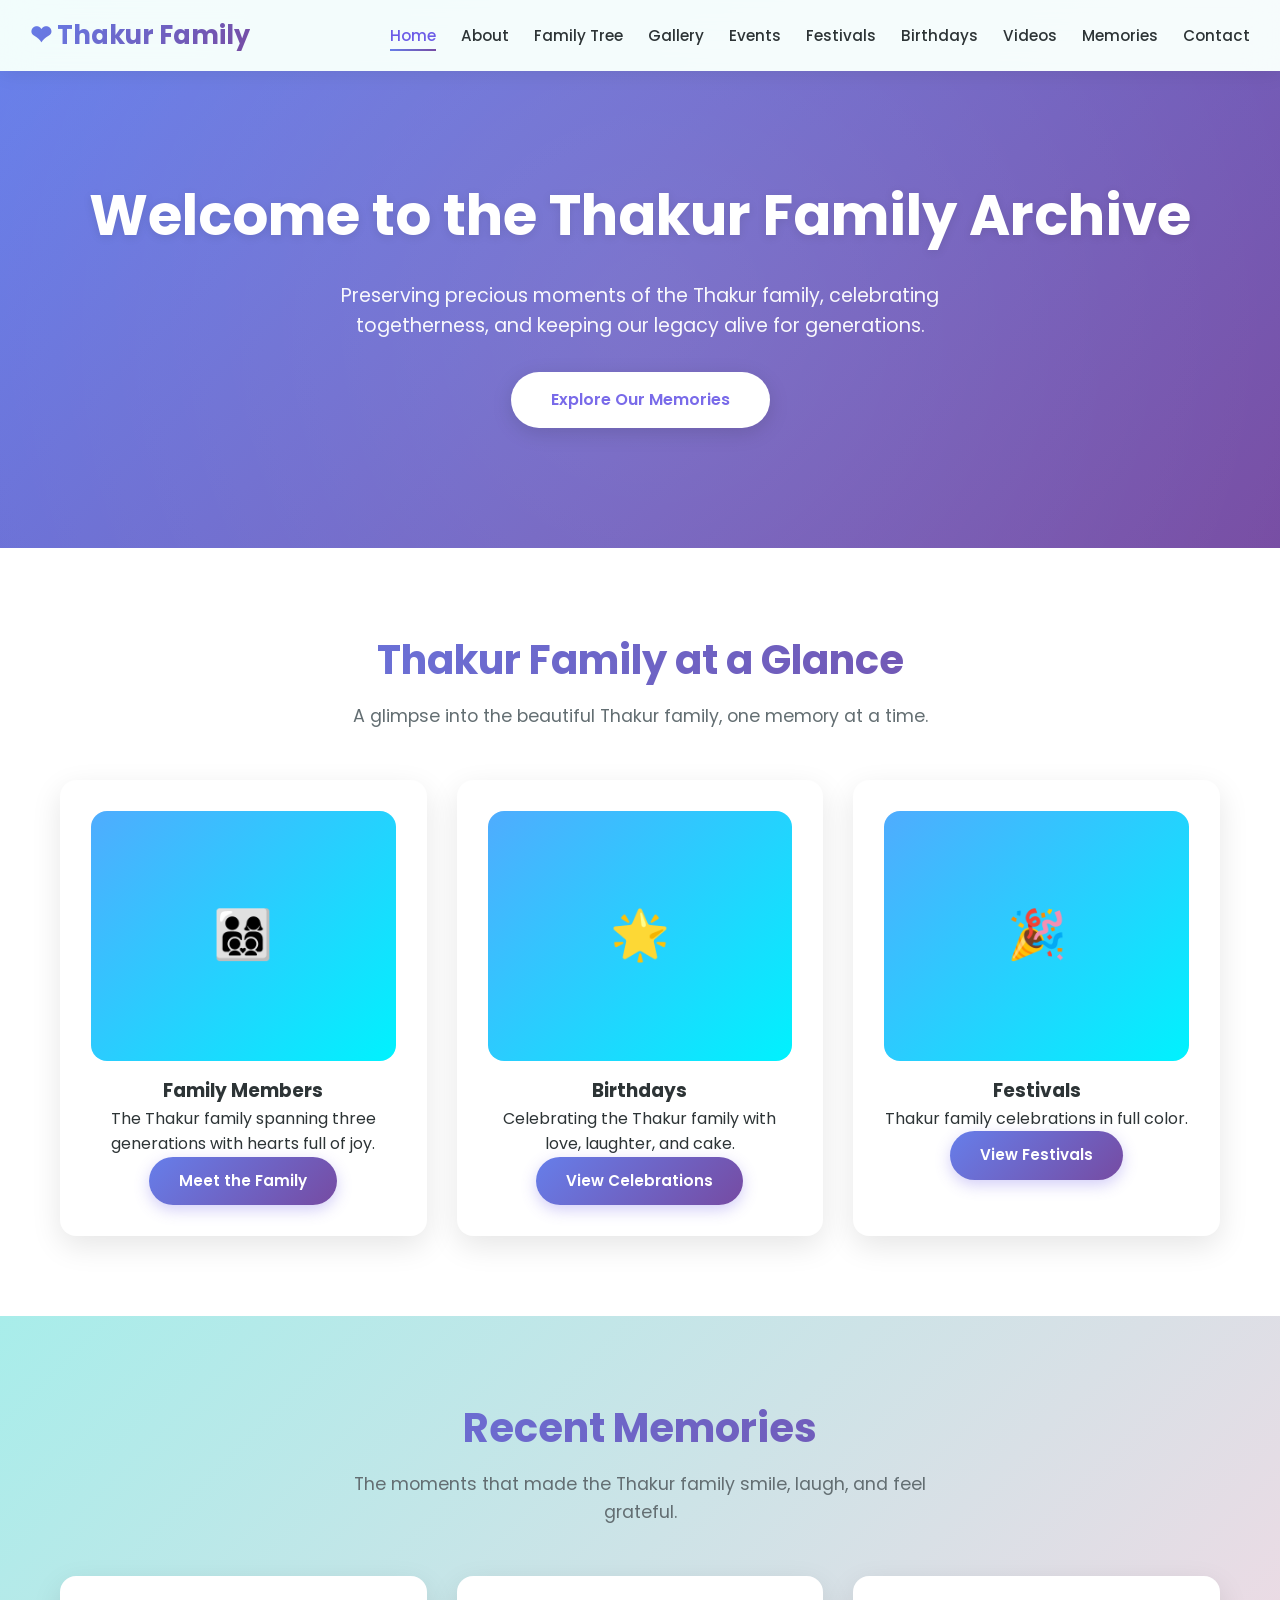
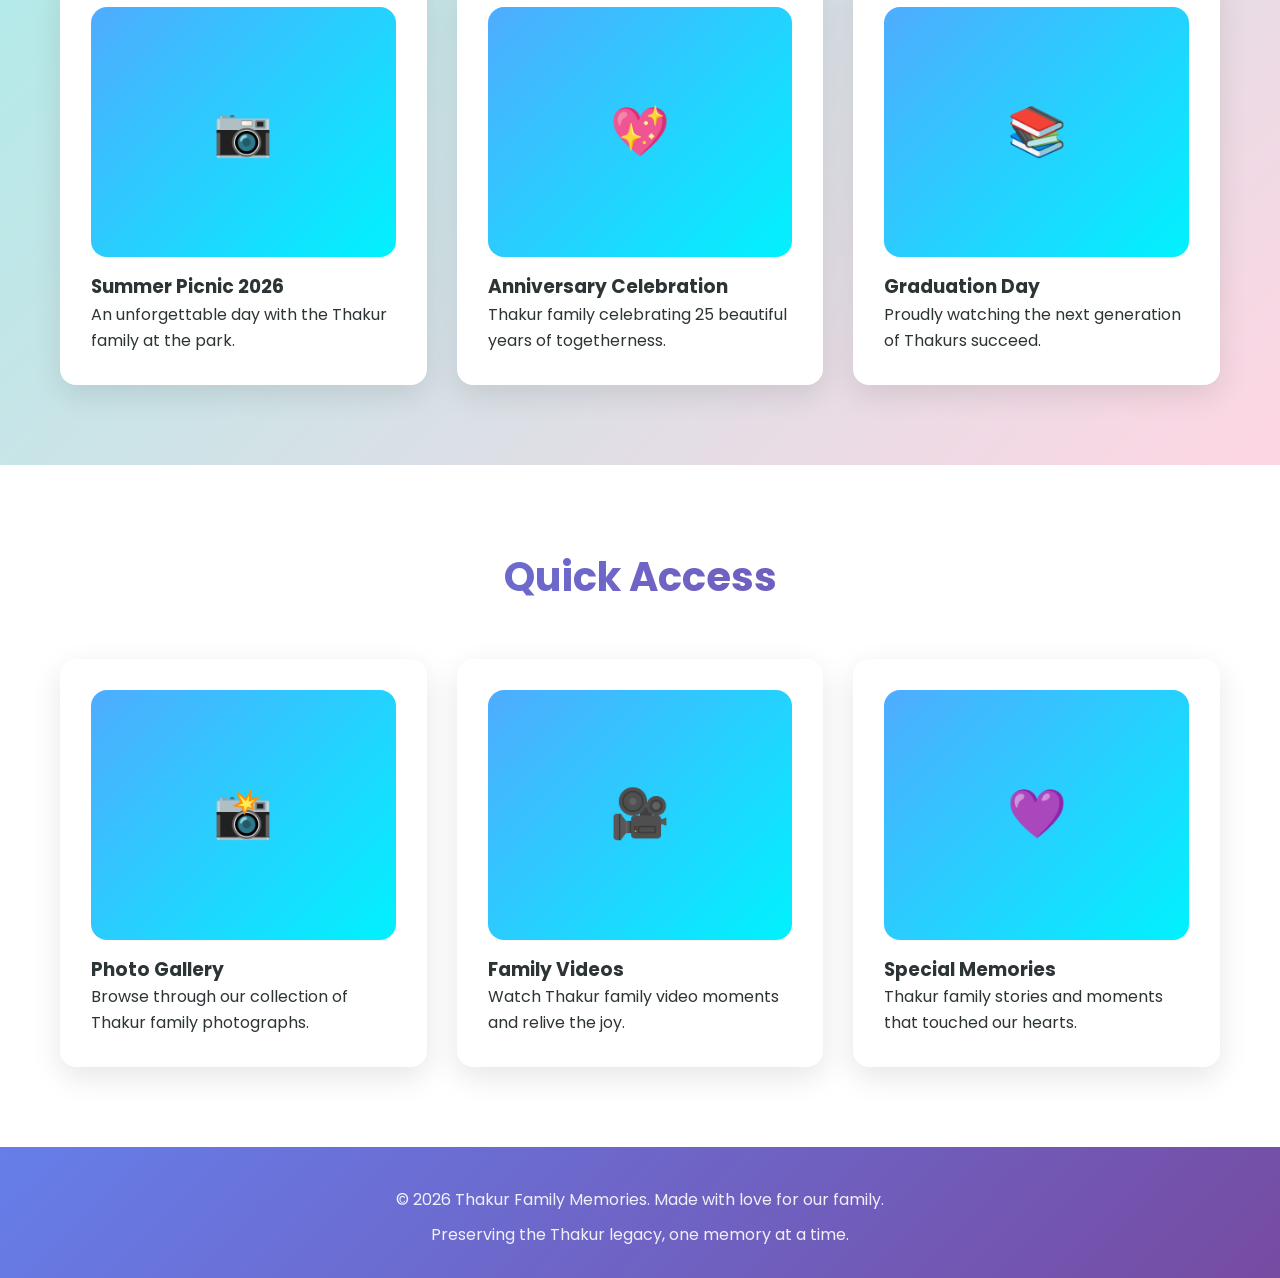
<file: index.html>
<!DOCTYPE html>
<html lang="en">
<head>
  <meta charset="UTF-8">
  <meta name="viewport" content="width=device-width, initial-scale=1.0">
  <title>Thakur Family Memories - Home</title>
  <link rel="stylesheet" href="css/style.css">
  <link rel="stylesheet" href="css/gallery.css">
  <link rel="stylesheet" href="css/responsive.css">
</head>
<body>
  <header>
    <nav>
      <a href="index.html" class="logo">&#10084; Thakur Family</a>
      <ul class="nav-links">
        <li><a href="index.html" class="active">Home</a></li>
        <li><a href="about.html">About</a></li>
        <li><a href="family-tree.html">Family Tree</a></li>
        <li><a href="gallery.html">Gallery</a></li>
        <li><a href="events.html">Events</a></li>
        <li><a href="festivals.html">Festivals</a></li>
        <li><a href="birthdays.html">Birthdays</a></li>
        <li><a href="videos.html">Videos</a></li>
        <li><a href="memories.html">Memories</a></li>
        <li><a href="contact.html">Contact</a></li>
      </ul>
      <div class="menu-toggle">
        <span></span>
        <span></span>
        <span></span>
      </div>
    </nav>
  </header>

  <section class="hero">
    <div class="container">
      <h1>Welcome to the Thakur Family Archive</h1>
      <p>Preserving precious moments of the Thakur family, celebrating togetherness, and keeping our legacy alive for generations.</p>
      <a href="gallery.html" class="cta-btn">Explore Our Memories</a>
    </div>
  </section>

  <section class="section section-bg-1">
    <div class="container">
      <div class="section-title">
        <h2>Thakur Family at a Glance</h2>
        <p>A glimpse into the beautiful Thakur family, one memory at a time.</p>
      </div>
      <div class="card-grid">
        <div class="card text-center">
          <div class="img-placeholder">&#128104;&#8205;&#128105;&#8205;&#128102;&#8205;&#128102;</div>
          <h3>Family Members</h3>
          <p>The Thakur family spanning three generations with hearts full of joy.</p>
          <a href="family-tree.html" class="btn btn-primary mt-20">Meet the Family</a>
        </div>
        <div class="card text-center">
          <div class="img-placeholder">&#127775;</div>
          <h3>Birthdays</h3>
          <p>Celebrating the Thakur family with love, laughter, and cake.</p>
          <a href="birthdays.html" class="btn btn-primary mt-20">View Celebrations</a>
        </div>
        <div class="card text-center">
          <div class="img-placeholder">&#127881;</div>
          <h3>Festivals</h3>
          <p>Thakur family celebrations in full color.</p>
          <a href="festivals.html" class="btn btn-primary mt-20">View Festivals</a>
        </div>
      </div>
    </div>
  </section>

  <section class="section section-bg-2">
    <div class="container">
      <div class="section-title">
        <h2>Recent Memories</h2>
        <p>The moments that made the Thakur family smile, laugh, and feel grateful.</p>
      </div>
      <div class="card-grid">
        <div class="card">
          <div class="img-placeholder">&#128247;</div>
          <h3>Summer Picnic 2026</h3>
          <p>An unforgettable day with the Thakur family at the park.</p>
        </div>
        <div class="card">
          <div class="img-placeholder">&#128150;</div>
          <h3>Anniversary Celebration</h3>
          <p>Thakur family celebrating 25 beautiful years of togetherness.</p>
        </div>
        <div class="card">
          <div class="img-placeholder">&#128218;</div>
          <h3>Graduation Day</h3>
          <p>Proudly watching the next generation of Thakurs succeed.</p>
        </div>
      </div>
    </div>
  </section>

  <section class="section section-bg-1">
    <div class="container">
      <div class="section-title">
        <h2>Quick Access</h2>
      </div>
      <div class="card-grid">
        <a href="gallery.html" class="card" style="text-decoration:none; color:inherit;">
          <div class="img-placeholder">&#128248;</div>
          <h3>Photo Gallery</h3>
          <p>Browse through our collection of Thakur family photographs.</p>
        </a>
        <a href="videos.html" class="card" style="text-decoration:none; color:inherit;">
          <div class="img-placeholder">&#127909;</div>
          <h3>Family Videos</h3>
          <p>Watch Thakur family video moments and relive the joy.</p>
        </a>
        <a href="memories.html" class="card" style="text-decoration:none; color:inherit;">
          <div class="img-placeholder">&#128156;</div>
          <h3>Special Memories</h3>
          <p>Thakur family stories and moments that touched our hearts.</p>
        </a>
      </div>
    </div>
  </section>

  <footer>
    <div class="container">
      <p>&copy; 2026 Thakur Family Memories. Made with love for our family.</p>
      <p>Preserving the Thakur legacy, one memory at a time.</p>
    </div>
  </footer>

  <button class="back-to-top" title="Back to Top">&#8593;</button>
  <script src="js/script.js"></script>
</body>
</html>
</file>
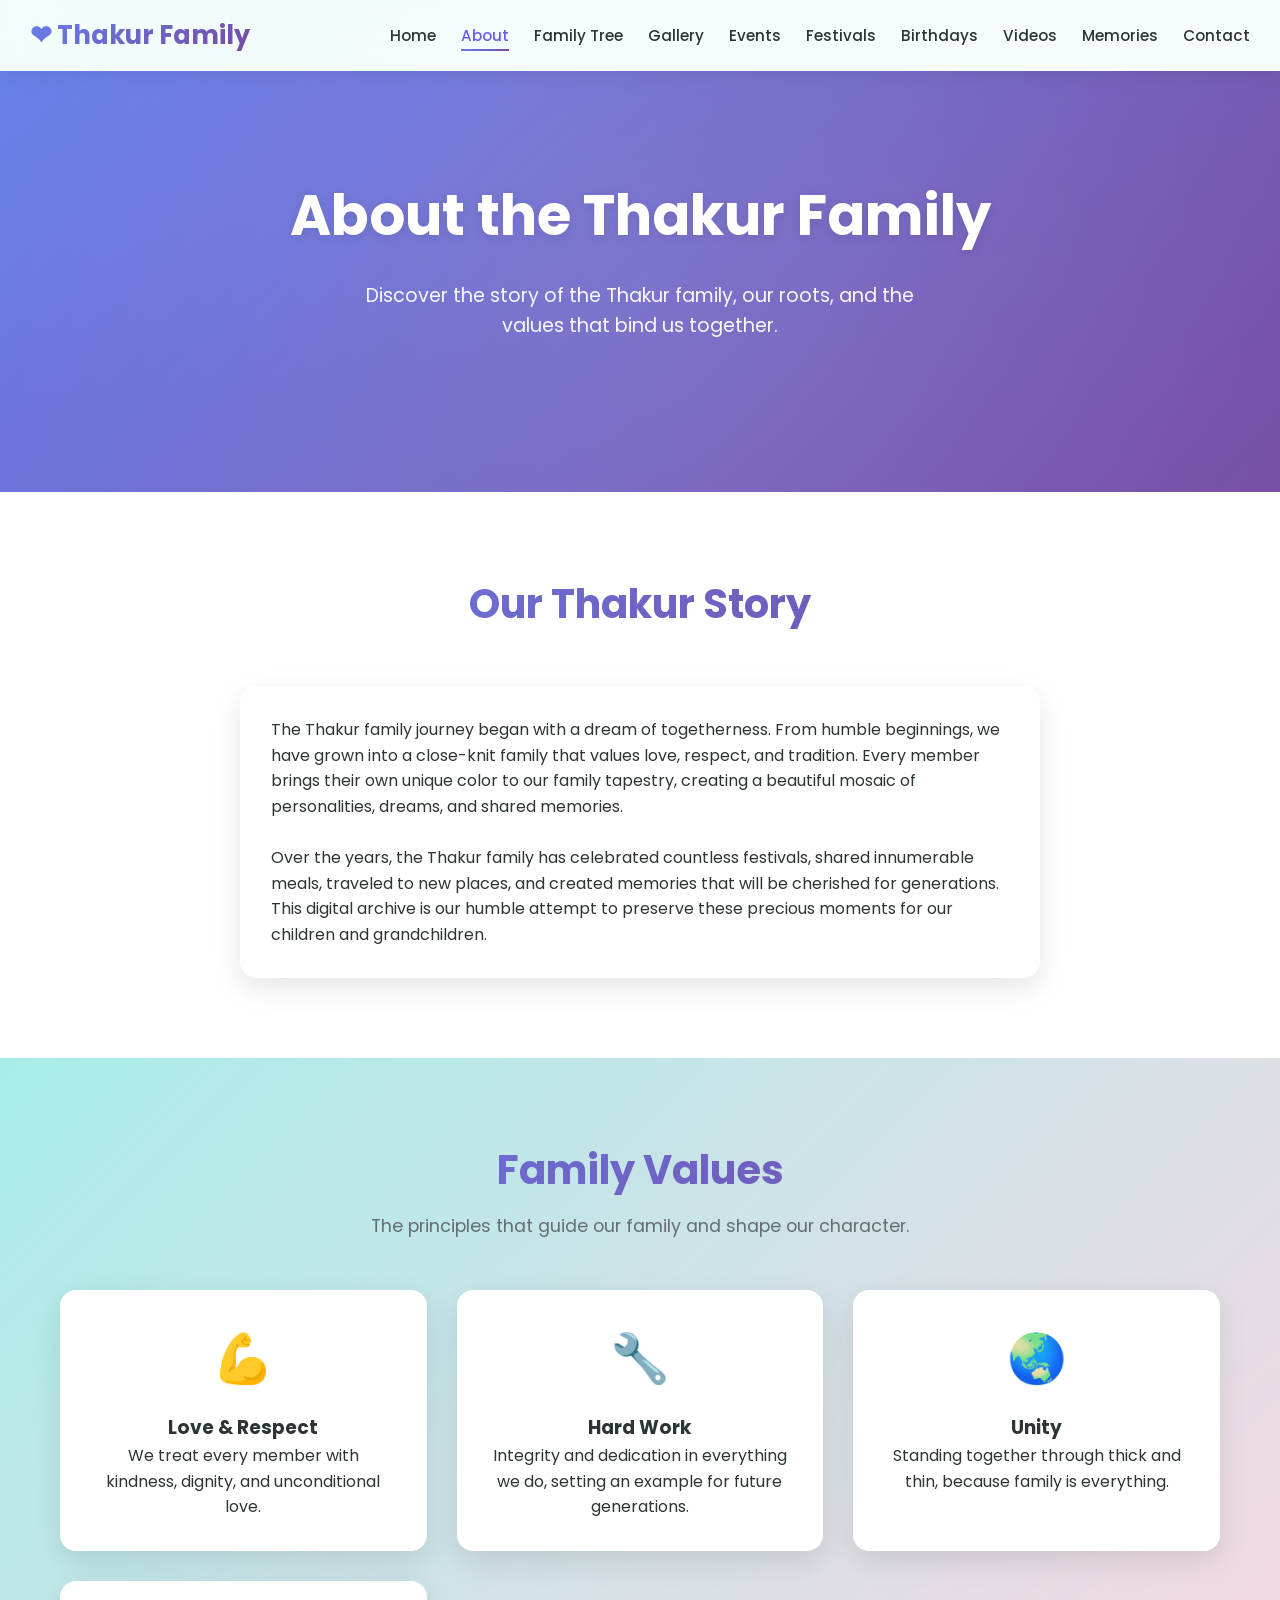
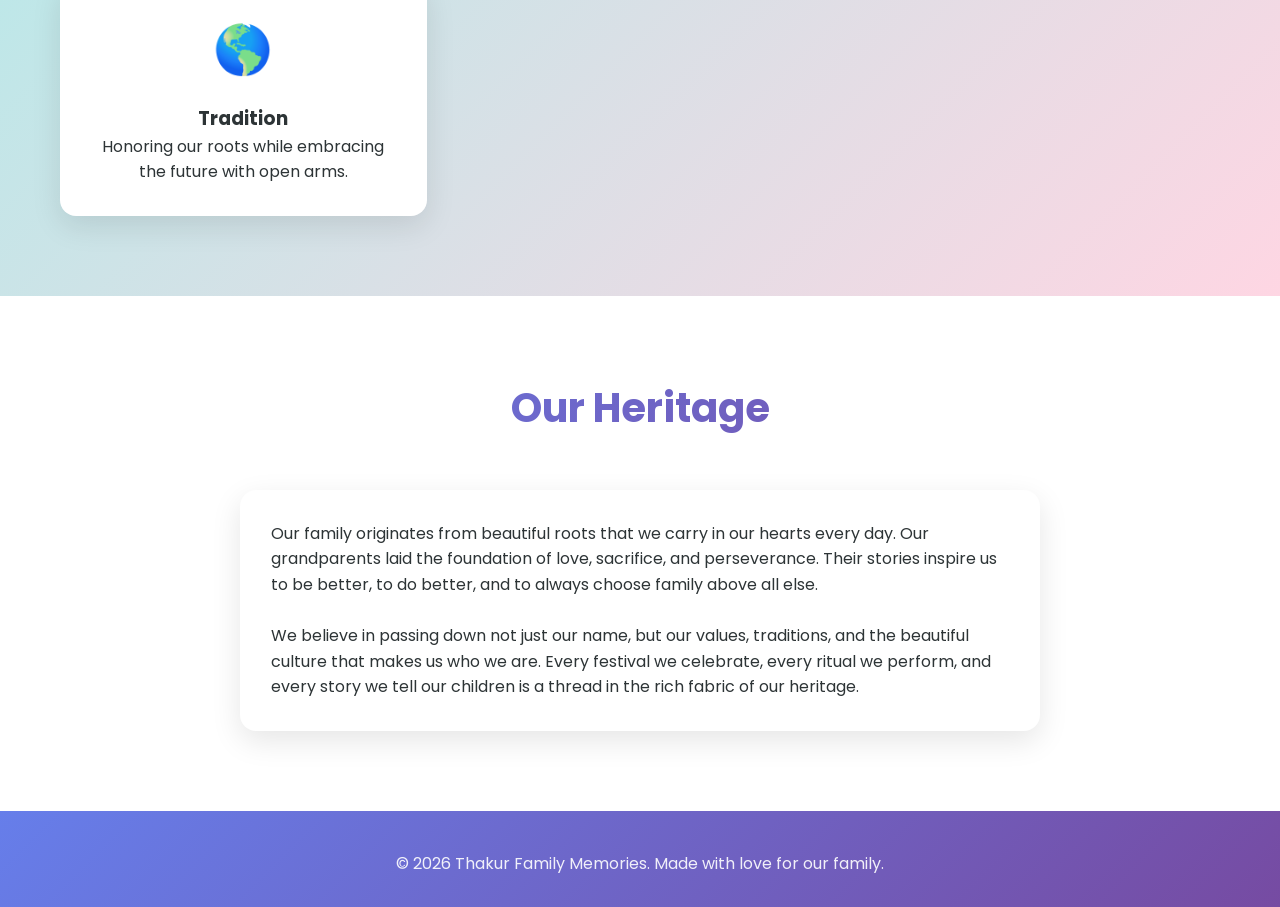
<file: about.html>
<!DOCTYPE html>
<html lang="en">
<head>
  <meta charset="UTF-8">
  <meta name="viewport" content="width=device-width, initial-scale=1.0">
  <title>About Thakur Family - Thakur Family Memories</title>
  <link rel="stylesheet" href="css/style.css">
  <link rel="stylesheet" href="css/gallery.css">
  <link rel="stylesheet" href="css/responsive.css">
</head>
<body>
  <header>
    <nav>
      <a href="index.html" class="logo">&#10084; Thakur Family</a>
      <ul class="nav-links">
        <li><a href="index.html">Home</a></li>
        <li><a href="about.html" class="active">About</a></li>
        <li><a href="family-tree.html">Family Tree</a></li>
        <li><a href="gallery.html">Gallery</a></li>
        <li><a href="events.html">Events</a></li>
        <li><a href="festivals.html">Festivals</a></li>
        <li><a href="birthdays.html">Birthdays</a></li>
        <li><a href="videos.html">Videos</a></li>
        <li><a href="memories.html">Memories</a></li>
        <li><a href="contact.html">Contact</a></li>
      </ul>
      <div class="menu-toggle">
        <span></span>
        <span></span>
        <span></span>
      </div>
    </nav>
  </header>

  <section class="hero">
    <div class="container">
      <h1>About the Thakur Family</h1>
      <p>Discover the story of the Thakur family, our roots, and the values that bind us together.</p>
    </div>
  </section>

  <section class="section section-bg-1">
    <div class="container">
      <div class="section-title">
        <h2>Our Thakur Story</h2>
      </div>
      <div class="card" style="max-width: 800px; margin: 0 auto;">
        <p>The Thakur family journey began with a dream of togetherness. From humble beginnings, we have grown into a close-knit family that values love, respect, and tradition. Every member brings their own unique color to our family tapestry, creating a beautiful mosaic of personalities, dreams, and shared memories.</p>
        <br>
        <p>Over the years, the Thakur family has celebrated countless festivals, shared innumerable meals, traveled to new places, and created memories that will be cherished for generations. This digital archive is our humble attempt to preserve these precious moments for our children and grandchildren.</p>
      </div>
    </div>
  </section>

  <section class="section section-bg-2">
    <div class="container">
      <div class="section-title">
        <h2>Family Values</h2>
        <p>The principles that guide our family and shape our character.</p>
      </div>
      <div class="card-grid">
        <div class="card text-center">
          <div style="font-size: 3rem; margin-bottom: 15px;">&#128170;</div>
          <h3>Love & Respect</h3>
          <p>We treat every member with kindness, dignity, and unconditional love.</p>
        </div>
        <div class="card text-center">
          <div style="font-size: 3rem; margin-bottom: 15px;">&#128295;</div>
          <h3>Hard Work</h3>
          <p>Integrity and dedication in everything we do, setting an example for future generations.</p>
        </div>
        <div class="card text-center">
          <div style="font-size: 3rem; margin-bottom: 15px;">&#127759;</div>
          <h3>Unity</h3>
          <p>Standing together through thick and thin, because family is everything.</p>
        </div>
        <div class="card text-center">
          <div style="font-size: 3rem; margin-bottom: 15px;">&#127758;</div>
          <h3>Tradition</h3>
          <p>Honoring our roots while embracing the future with open arms.</p>
        </div>
      </div>
    </div>
  </section>

  <section class="section section-bg-1">
    <div class="container">
      <div class="section-title">
        <h2>Our Heritage</h2>
      </div>
      <div class="card" style="max-width: 800px; margin: 0 auto;">
        <p>Our family originates from beautiful roots that we carry in our hearts every day. Our grandparents laid the foundation of love, sacrifice, and perseverance. Their stories inspire us to be better, to do better, and to always choose family above all else.</p>
        <br>
        <p>We believe in passing down not just our name, but our values, traditions, and the beautiful culture that makes us who we are. Every festival we celebrate, every ritual we perform, and every story we tell our children is a thread in the rich fabric of our heritage.</p>
      </div>
    </div>
  </section>

  <footer>
    <div class="container">
      <p>&copy; 2026 Thakur Family Memories. Made with love for our family.</p>
    </div>
  </footer>

  <button class="back-to-top" title="Back to Top">&#8593;</button>
  <script src="js/script.js"></script>
</body>
</html>
</file>
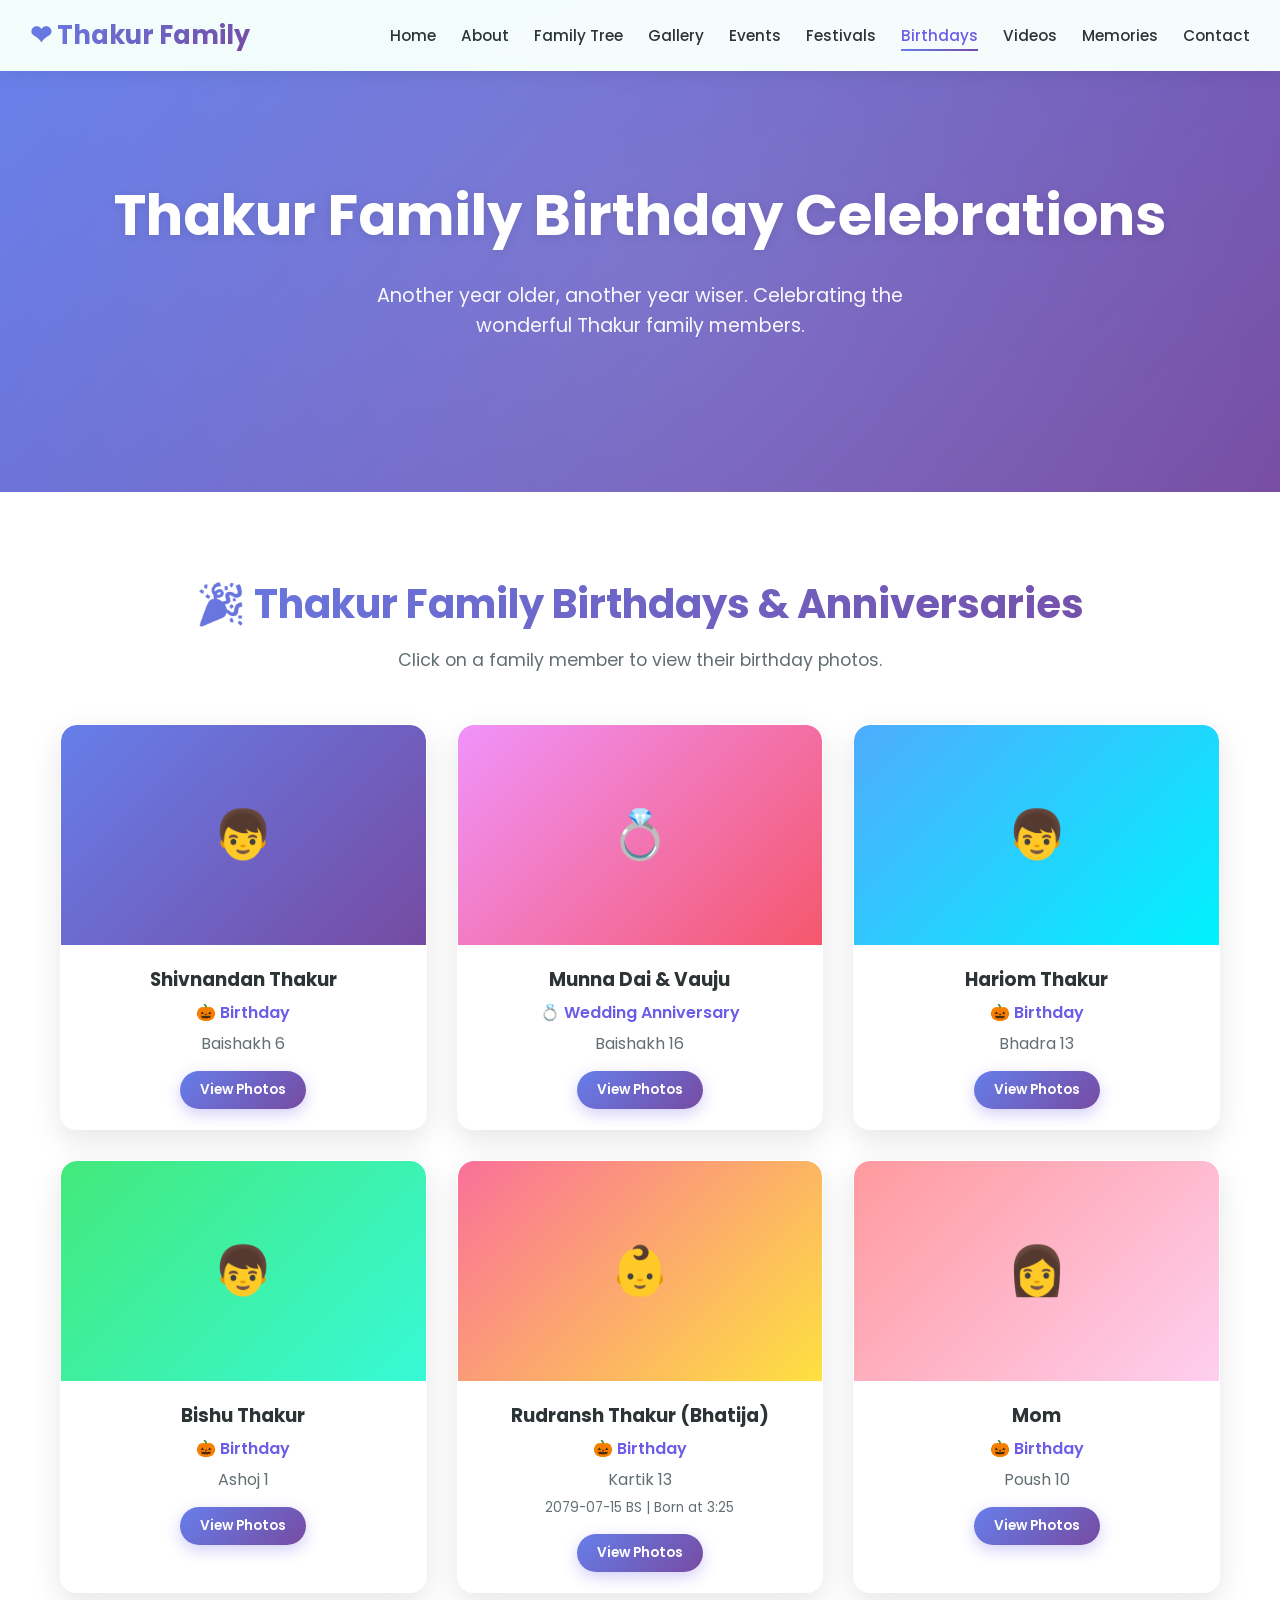
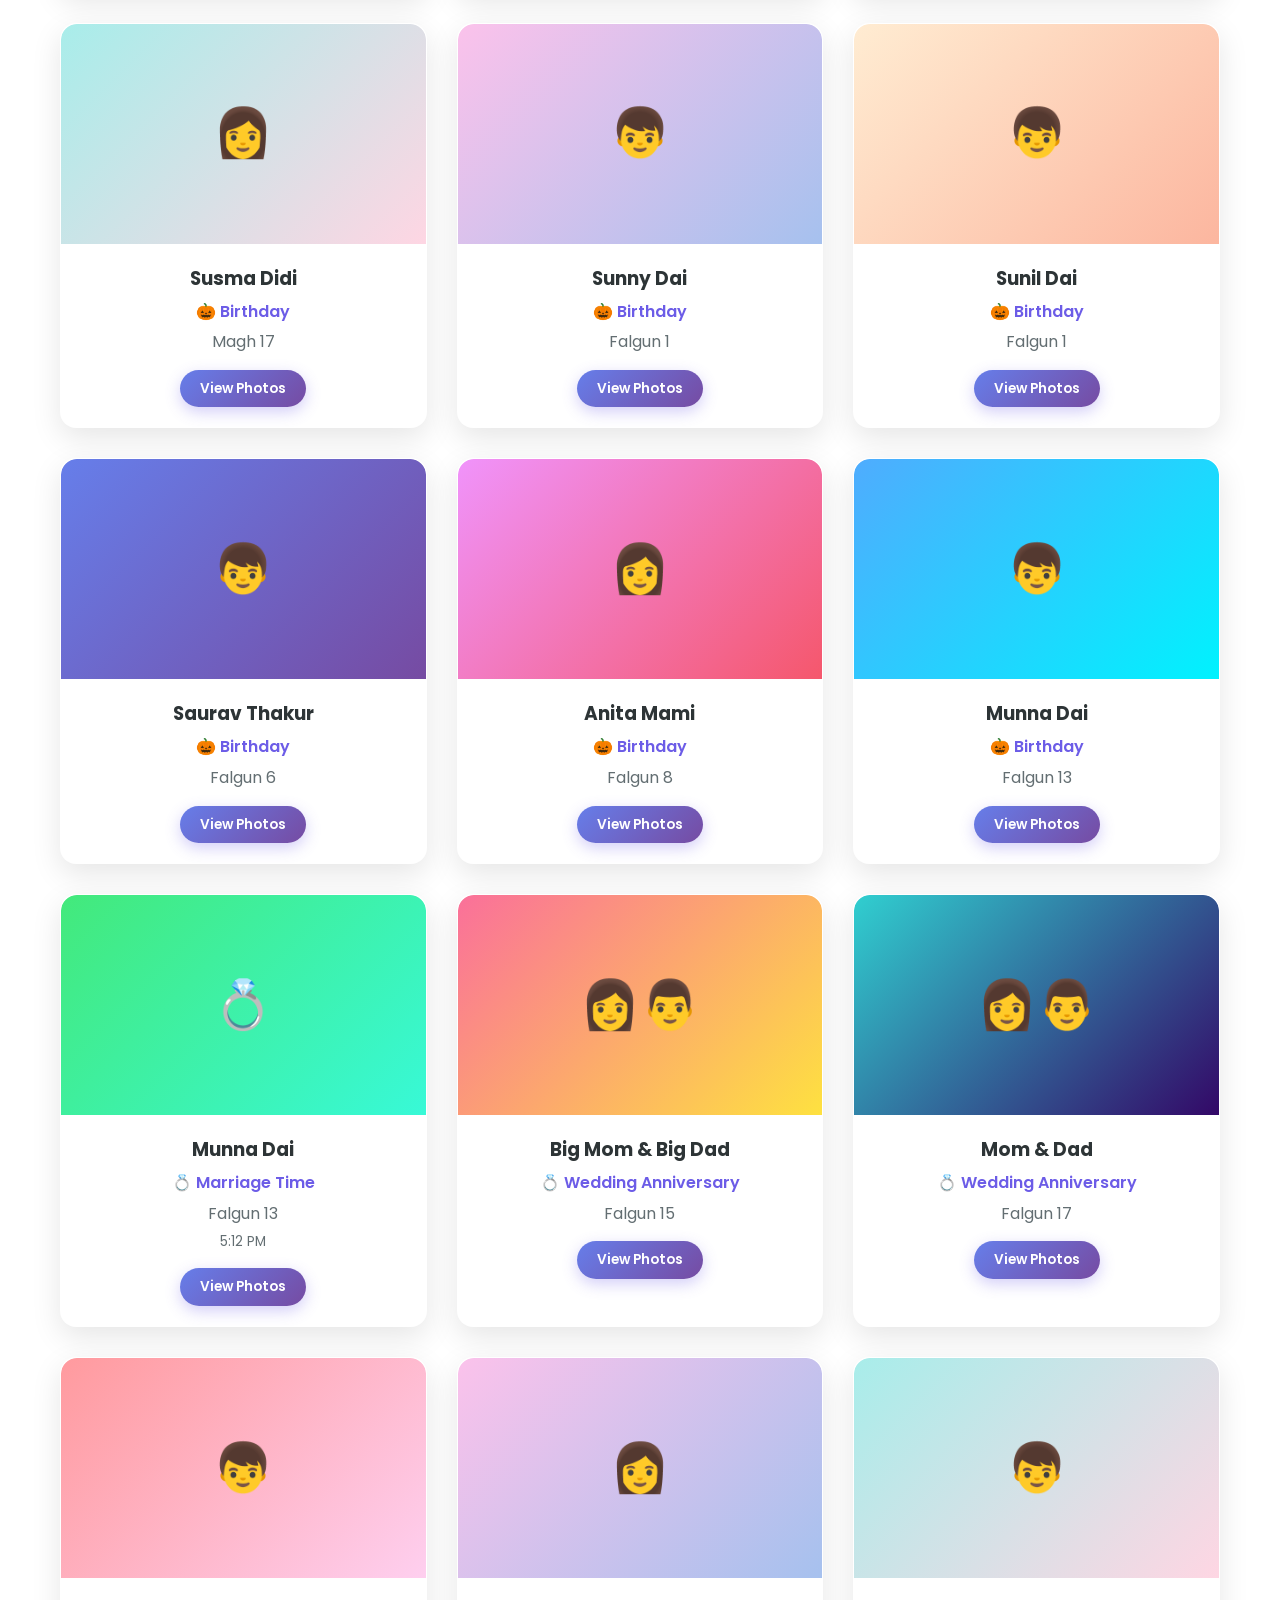
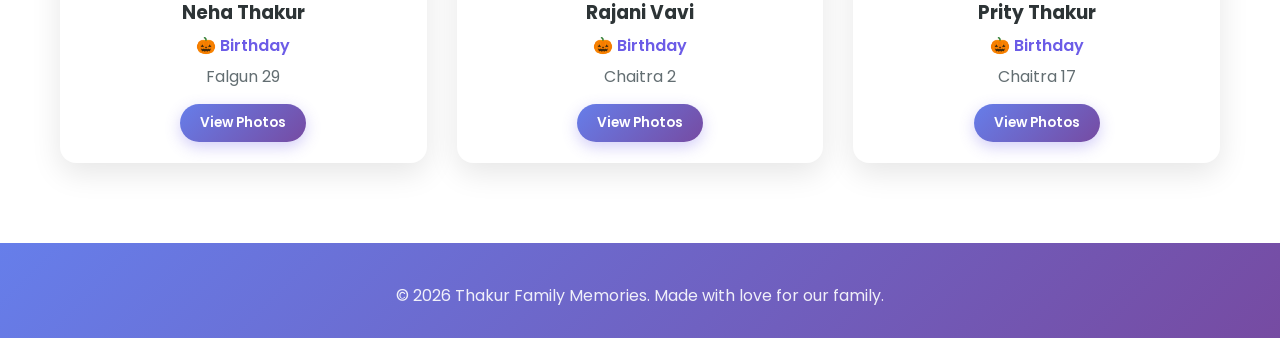
<file: birthdays.html>
<!DOCTYPE html>
<html lang="en">
<head>
  <meta charset="UTF-8">
  <meta name="viewport" content="width=device-width, initial-scale=1.0">
  <title>Thakur Family Birthdays - Thakur Family Memories</title>
  <link rel="stylesheet" href="css/style.css">
  <link rel="stylesheet" href="css/gallery.css">
  <link rel="stylesheet" href="css/responsive.css">
</head>
<body>
  <header>
    <nav>
      <a href="index.html" class="logo">&#10084; Thakur Family</a>
      <ul class="nav-links">
        <li><a href="index.html">Home</a></li>
        <li><a href="about.html">About</a></li>
        <li><a href="family-tree.html">Family Tree</a></li>
        <li><a href="gallery.html">Gallery</a></li>
        <li><a href="events.html">Events</a></li>
        <li><a href="festivals.html">Festivals</a></li>
        <li><a href="birthdays.html" class="active">Birthdays</a></li>
        <li><a href="videos.html">Videos</a></li>
        <li><a href="memories.html">Memories</a></li>
        <li><a href="contact.html">Contact</a></li>
      </ul>
      <div class="menu-toggle">
        <span></span>
        <span></span>
        <span></span>
      </div>
    </nav>
  </header>

  <section class="hero">
    <div class="container">
      <h1>Thakur Family Birthday Celebrations</h1>
      <p>Another year older, another year wiser. Celebrating the wonderful Thakur family members.</p>
    </div>
  </section>

  <section class="section section-bg-1">
    <div class="container">
      <div class="section-title">
        <h2>🎉 Thakur Family Birthdays & Anniversaries</h2>
        <p>Click on a family member to view their birthday photos.</p>
      </div>

      <div class="card-grid">

        <div class="card text-center" style="padding: 0; overflow: hidden;">
          <a href="images/birthdays/shivnandan-thakur" style="text-decoration: none; color: inherit;">
            <div class="img-placeholder" style="background: linear-gradient(135deg, #667eea, #764ba2); border-radius: 16px 16px 0 0; margin-bottom: 0; height: 220px;">&#128102;</div>
            <div style="padding: 20px;">
              <h3>Shivnandan Thakur</h3>
              <p style="color: var(--primary); font-weight: 600; margin: 5px 0;">&#127875; Birthday</p>
              <p style="color: #636e72; margin-bottom: 15px;">Baishakh 6</p>
              <span class="btn btn-primary" style="display: inline-block; padding: 8px 20px; font-size: 0.85rem;">View Photos</span>
            </div>
          </a>
        </div>

        <div class="card text-center" style="padding: 0; overflow: hidden;">
          <a href="images/birthdays/munna-dai-vauju" style="text-decoration: none; color: inherit;">
            <div class="img-placeholder" style="background: linear-gradient(135deg, #f093fb, #f5576c); border-radius: 16px 16px 0 0; margin-bottom: 0; height: 220px;">&#128141;</div>
            <div style="padding: 20px;">
              <h3>Munna Dai & Vauju</h3>
              <p style="color: var(--primary); font-weight: 600; margin: 5px 0;">&#128141; Wedding Anniversary</p>
              <p style="color: #636e72; margin-bottom: 15px;">Baishakh 16</p>
              <span class="btn btn-primary" style="display: inline-block; padding: 8px 20px; font-size: 0.85rem;">View Photos</span>
            </div>
          </a>
        </div>

        <div class="card text-center" style="padding: 0; overflow: hidden;">
          <a href="images/birthdays/hariom-thakur" style="text-decoration: none; color: inherit;">
            <div class="img-placeholder" style="background: linear-gradient(135deg, #4facfe, #00f2fe); border-radius: 16px 16px 0 0; margin-bottom: 0; height: 220px;">&#128102;</div>
            <div style="padding: 20px;">
              <h3>Hariom Thakur</h3>
              <p style="color: var(--primary); font-weight: 600; margin: 5px 0;">&#127875; Birthday</p>
              <p style="color: #636e72; margin-bottom: 15px;">Bhadra 13</p>
              <span class="btn btn-primary" style="display: inline-block; padding: 8px 20px; font-size: 0.85rem;">View Photos</span>
            </div>
          </a>
        </div>

        <div class="card text-center" style="padding: 0; overflow: hidden;">
          <a href="images/birthdays/IMAGE 1.JPG" style="text-decoration: none; color: inherit;">
            <div class="img-placeholder" style="background: linear-gradient(135deg, #43e97b, #38f9d7); border-radius: 16px 16px 0 0; margin-bottom: 0; height: 220px;">&#128102;</div>
            <div style="padding: 20px;">
              <h3>Bishu Thakur</h3>
              <p style="color: var(--primary); font-weight: 600; margin: 5px 0;">&#127875; Birthday</p>
              <p style="color: #636e72; margin-bottom: 15px;">Ashoj 1</p>
              <span class="btn btn-primary" style="display: inline-block; padding: 8px 20px; font-size: 0.85rem;">View Photos</span>
            </div>
          </a>
        </div>

        <div class="card text-center" style="padding: 0; overflow: hidden;">
          <a href="images/baby-photos/img 1.jpg" style="text-decoration: none; color: inherit;">
            <div class="img-placeholder" style="background: linear-gradient(135deg, #fa709a, #fee140); border-radius: 16px 16px 0 0; margin-bottom: 0; height: 220px;">&#128118;</div>
            <div style="padding: 20px;">
              <h3>Rudransh Thakur (Bhatija)</h3>
              <p style="color: var(--primary); font-weight: 600; margin: 5px 0;">&#127875; Birthday</p>
              <p style="color: #636e72; margin-bottom: 5px;">Kartik 13</p>
              <p style="color: #636e72; font-size: 0.85rem; margin-bottom: 15px;">2079-07-15 BS | Born at 3:25</p>
              <span class="btn btn-primary" style="display: inline-block; padding: 8px 20px; font-size: 0.85rem;">View Photos</span>
            </div>
          </a>
        </div>

        <div class="card text-center" style="padding: 0; overflow: hidden;">
          <a href="images/birthdays/mom" style="text-decoration: none; color: inherit;">
            <div class="img-placeholder" style="background: linear-gradient(135deg, #ff9a9e, #fecfef); border-radius: 16px 16px 0 0; margin-bottom: 0; height: 220px;">&#128105;</div>
            <div style="padding: 20px;">
              <h3>Mom</h3>
              <p style="color: var(--primary); font-weight: 600; margin: 5px 0;">&#127875; Birthday</p>
              <p style="color: #636e72; margin-bottom: 15px;">Poush 10</p>
              <span class="btn btn-primary" style="display: inline-block; padding: 8px 20px; font-size: 0.85rem;">View Photos</span>
            </div>
          </a>
        </div>

        <div class="card text-center" style="padding: 0; overflow: hidden;">
          <a href="images/birthdays/susma-didi" style="text-decoration: none; color: inherit;">
            <div class="img-placeholder" style="background: linear-gradient(135deg, #a8edea, #fed6e3); border-radius: 16px 16px 0 0; margin-bottom: 0; height: 220px;">&#128105;</div>
            <div style="padding: 20px;">
              <h3>Susma Didi</h3>
              <p style="color: var(--primary); font-weight: 600; margin: 5px 0;">&#127875; Birthday</p>
              <p style="color: #636e72; margin-bottom: 15px;">Magh 17</p>
              <span class="btn btn-primary" style="display: inline-block; padding: 8px 20px; font-size: 0.85rem;">View Photos</span>
            </div>
          </a>
        </div>

        <div class="card text-center" style="padding: 0; overflow: hidden;">
          <a href="images/birthdays/sunny-dai" style="text-decoration: none; color: inherit;">
            <div class="img-placeholder" style="background: linear-gradient(135deg, #fbc2eb, #a6c1ee); border-radius: 16px 16px 0 0; margin-bottom: 0; height: 220px;">&#128102;</div>
            <div style="padding: 20px;">
              <h3>Sunny Dai</h3>
              <p style="color: var(--primary); font-weight: 600; margin: 5px 0;">&#127875; Birthday</p>
              <p style="color: #636e72; margin-bottom: 15px;">Falgun 1</p>
              <span class="btn btn-primary" style="display: inline-block; padding: 8px 20px; font-size: 0.85rem;">View Photos</span>
            </div>
          </a>
        </div>

        <div class="card text-center" style="padding: 0; overflow: hidden;">
          <a href="images/birthdays/sunil-dai" style="text-decoration: none; color: inherit;">
            <div class="img-placeholder" style="background: linear-gradient(135deg, #ffecd2, #fcb69f); border-radius: 16px 16px 0 0; margin-bottom: 0; height: 220px;">&#128102;</div>
            <div style="padding: 20px;">
              <h3>Sunil Dai</h3>
              <p style="color: var(--primary); font-weight: 600; margin: 5px 0;">&#127875; Birthday</p>
              <p style="color: #636e72; margin-bottom: 15px;">Falgun 1</p>
              <span class="btn btn-primary" style="display: inline-block; padding: 8px 20px; font-size: 0.85rem;">View Photos</span>
            </div>
          </a>
        </div>

        <div class="card text-center" style="padding: 0; overflow: hidden;">
          <a href="images/birthdays/saurav-thakur" style="text-decoration: none; color: inherit;">
            <div class="img-placeholder" style="background: linear-gradient(135deg, #667eea, #764ba2); border-radius: 16px 16px 0 0; margin-bottom: 0; height: 220px;">&#128102;</div>
            <div style="padding: 20px;">
              <h3>Saurav Thakur</h3>
              <p style="color: var(--primary); font-weight: 600; margin: 5px 0;">&#127875; Birthday</p>
              <p style="color: #636e72; margin-bottom: 15px;">Falgun 6</p>
              <span class="btn btn-primary" style="display: inline-block; padding: 8px 20px; font-size: 0.85rem;">View Photos</span>
            </div>
          </a>
        </div>

        <div class="card text-center" style="padding: 0; overflow: hidden;">
          <a href="images/birthdays/anita-mami" style="text-decoration: none; color: inherit;">
            <div class="img-placeholder" style="background: linear-gradient(135deg, #f093fb, #f5576c); border-radius: 16px 16px 0 0; margin-bottom: 0; height: 220px;">&#128105;</div>
            <div style="padding: 20px;">
              <h3>Anita Mami</h3>
              <p style="color: var(--primary); font-weight: 600; margin: 5px 0;">&#127875; Birthday</p>
              <p style="color: #636e72; margin-bottom: 15px;">Falgun 8</p>
              <span class="btn btn-primary" style="display: inline-block; padding: 8px 20px; font-size: 0.85rem;">View Photos</span>
            </div>
          </a>
        </div>

        <div class="card text-center" style="padding: 0; overflow: hidden;">
          <a href="images/birthdays/munna-dai" style="text-decoration: none; color: inherit;">
            <div class="img-placeholder" style="background: linear-gradient(135deg, #4facfe, #00f2fe); border-radius: 16px 16px 0 0; margin-bottom: 0; height: 220px;">&#128102;</div>
            <div style="padding: 20px;">
              <h3>Munna Dai</h3>
              <p style="color: var(--primary); font-weight: 600; margin: 5px 0;">&#127875; Birthday</p>
              <p style="color: #636e72; margin-bottom: 15px;">Falgun 13</p>
              <span class="btn btn-primary" style="display: inline-block; padding: 8px 20px; font-size: 0.85rem;">View Photos</span>
            </div>
          </a>
        </div>

        <div class="card text-center" style="padding: 0; overflow: hidden;">
          <a href="images/birthdays/munna-dai-marriage" style="text-decoration: none; color: inherit;">
            <div class="img-placeholder" style="background: linear-gradient(135deg, #43e97b, #38f9d7); border-radius: 16px 16px 0 0; margin-bottom: 0; height: 220px;">&#128141;</div>
            <div style="padding: 20px;">
              <h3>Munna Dai</h3>
              <p style="color: var(--primary); font-weight: 600; margin: 5px 0;">&#128141; Marriage Time</p>
              <p style="color: #636e72; margin-bottom: 5px;">Falgun 13</p>
              <p style="color: #636e72; font-size: 0.85rem; margin-bottom: 15px;">5:12 PM</p>
              <span class="btn btn-primary" style="display: inline-block; padding: 8px 20px; font-size: 0.85rem;">View Photos</span>
            </div>
          </a>
        </div>

        <div class="card text-center" style="padding: 0; overflow: hidden;">
          <a href="images/birthdays/big-mom-big-dad" style="text-decoration: none; color: inherit;">
            <div class="img-placeholder" style="background: linear-gradient(135deg, #fa709a, #fee140); border-radius: 16px 16px 0 0; margin-bottom: 0; height: 220px;">&#128105;&#8205;&#128104;</div>
            <div style="padding: 20px;">
              <h3>Big Mom & Big Dad</h3>
              <p style="color: var(--primary); font-weight: 600; margin: 5px 0;">&#128141; Wedding Anniversary</p>
              <p style="color: #636e72; margin-bottom: 15px;">Falgun 15</p>
              <span class="btn btn-primary" style="display: inline-block; padding: 8px 20px; font-size: 0.85rem;">View Photos</span>
            </div>
          </a>
        </div>

        <div class="card text-center" style="padding: 0; overflow: hidden;">
          <a href="images/birthdays/mom-dad" style="text-decoration: none; color: inherit;">
            <div class="img-placeholder" style="background: linear-gradient(135deg, #30cfd0, #330867); border-radius: 16px 16px 0 0; margin-bottom: 0; height: 220px; color: #fff;">&#128105;&#8205;&#128104;</div>
            <div style="padding: 20px;">
              <h3>Mom & Dad</h3>
              <p style="color: var(--primary); font-weight: 600; margin: 5px 0;">&#128141; Wedding Anniversary</p>
              <p style="color: #636e72; margin-bottom: 15px;">Falgun 17</p>
              <span class="btn btn-primary" style="display: inline-block; padding: 8px 20px; font-size: 0.85rem;">View Photos</span>
            </div>
          </a>
        </div>

        <div class="card text-center" style="padding: 0; overflow: hidden;">
          <a href="images/birthdays/neha-thakur" style="text-decoration: none; color: inherit;">
            <div class="img-placeholder" style="background: linear-gradient(135deg, #ff9a9e, #fecfef); border-radius: 16px 16px 0 0; margin-bottom: 0; height: 220px;">&#128102;</div>
            <div style="padding: 20px;">
              <h3>Neha Thakur</h3>
              <p style="color: var(--primary); font-weight: 600; margin: 5px 0;">&#127875; Birthday</p>
              <p style="color: #636e72; margin-bottom: 15px;">Falgun 29</p>
              <span class="btn btn-primary" style="display: inline-block; padding: 8px 20px; font-size: 0.85rem;">View Photos</span>
            </div>
          </a>
        </div>

        <div class="card text-center" style="padding: 0; overflow: hidden;">
          <a href="images/birthdays/rajani-vavi" style="text-decoration: none; color: inherit;">
            <div class="img-placeholder" style="background: linear-gradient(135deg, #fbc2eb, #a6c1ee); border-radius: 16px 16px 0 0; margin-bottom: 0; height: 220px;">&#128105;</div>
            <div style="padding: 20px;">
              <h3>Rajani Vavi</h3>
              <p style="color: var(--primary); font-weight: 600; margin: 5px 0;">&#127875; Birthday</p>
              <p style="color: #636e72; margin-bottom: 15px;">Chaitra 2</p>
              <span class="btn btn-primary" style="display: inline-block; padding: 8px 20px; font-size: 0.85rem;">View Photos</span>
            </div>
          </a>
        </div>

        <div class="card text-center" style="padding: 0; overflow: hidden;">
          <a href="images/birthdays/prity-thakur" style="text-decoration: none; color: inherit;">
            <div class="img-placeholder" style="background: linear-gradient(135deg, #a8edea, #fed6e3); border-radius: 16px 16px 0 0; margin-bottom: 0; height: 220px;">&#128102;</div>
            <div style="padding: 20px;">
              <h3>Prity Thakur</h3>
              <p style="color: var(--primary); font-weight: 600; margin: 5px 0;">&#127875; Birthday</p>
              <p style="color: #636e72; margin-bottom: 15px;">Chaitra 17</p>
              <span class="btn btn-primary" style="display: inline-block; padding: 8px 20px; font-size: 0.85rem;">View Photos</span>
            </div>
          </a>
        </div>

      </div>
    </div>
  </section>

  <footer>
    <div class="container">
      <p>&copy; 2026 Thakur Family Memories. Made with love for our family.</p>
    </div>
  </footer>

  <button class="back-to-top" title="Back to Top">&#8593;</button>
  <script src="js/script.js"></script>
</body>
</html>
</file>
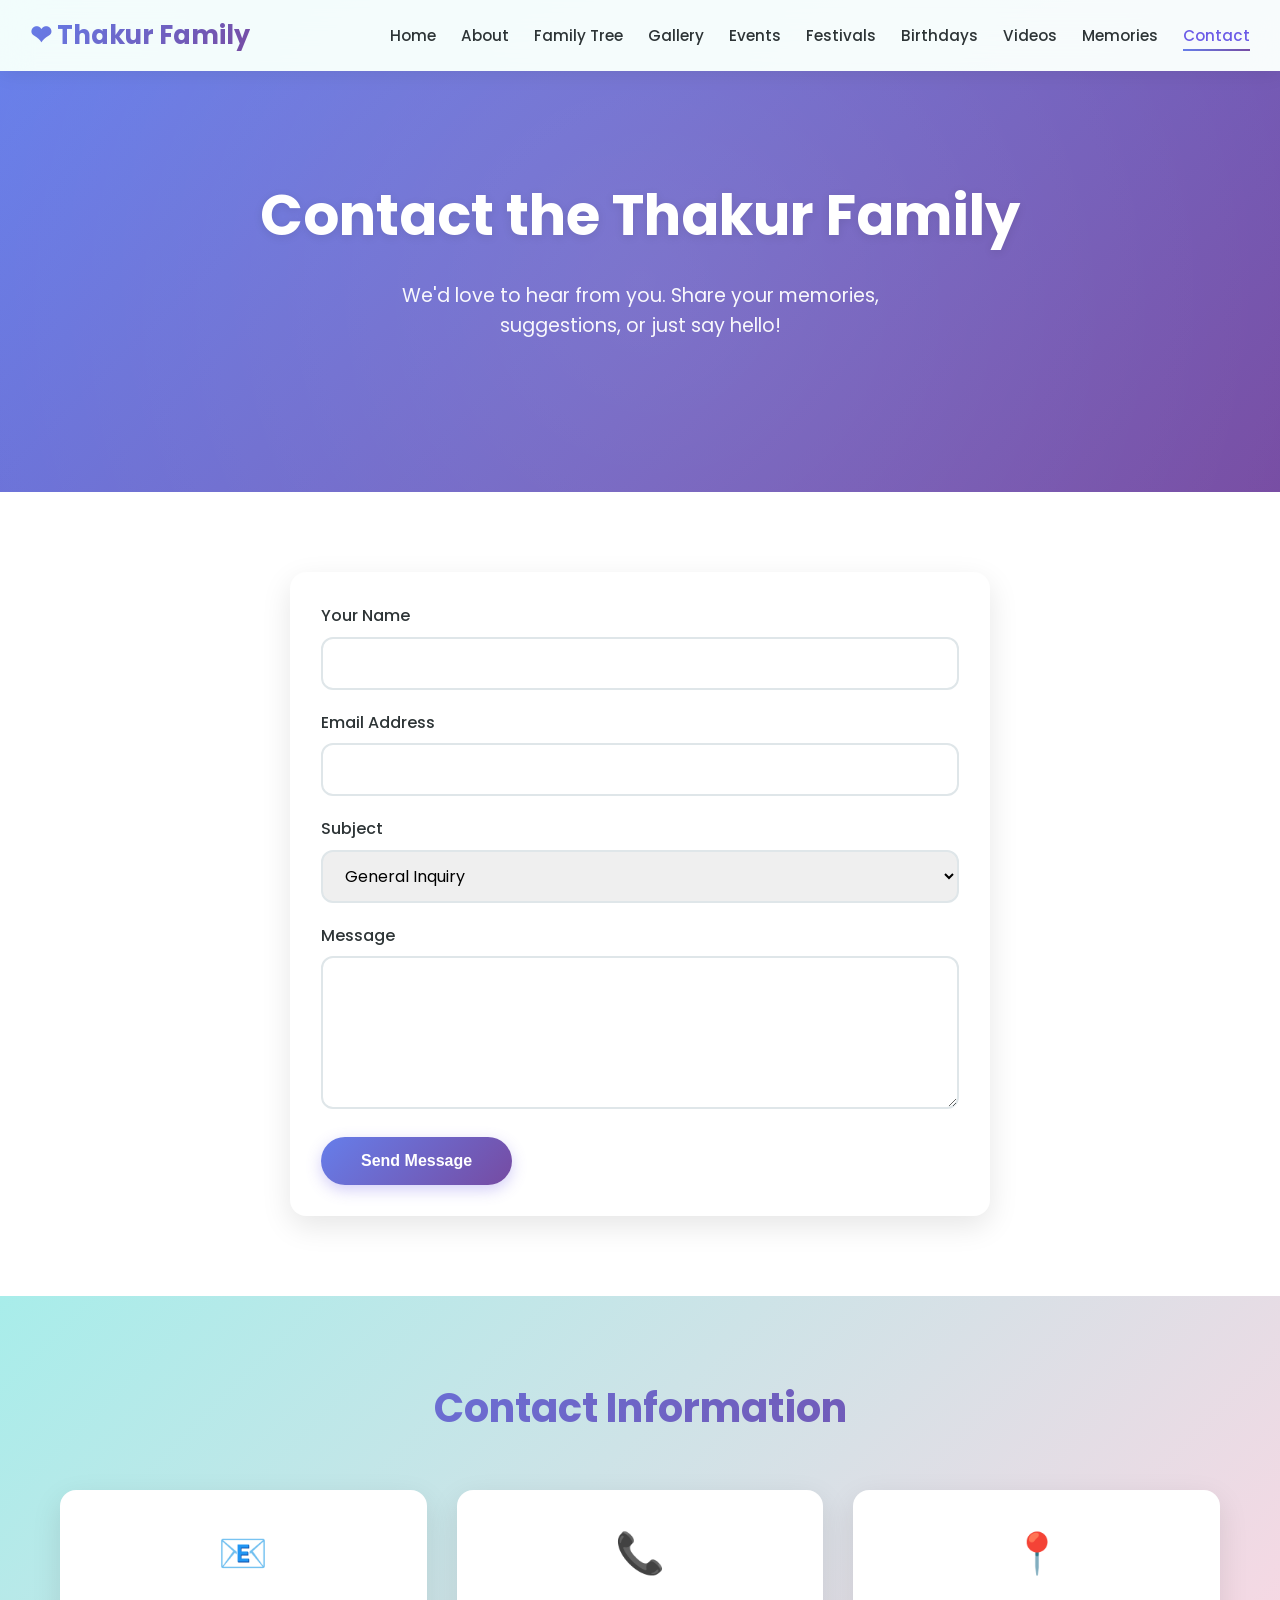
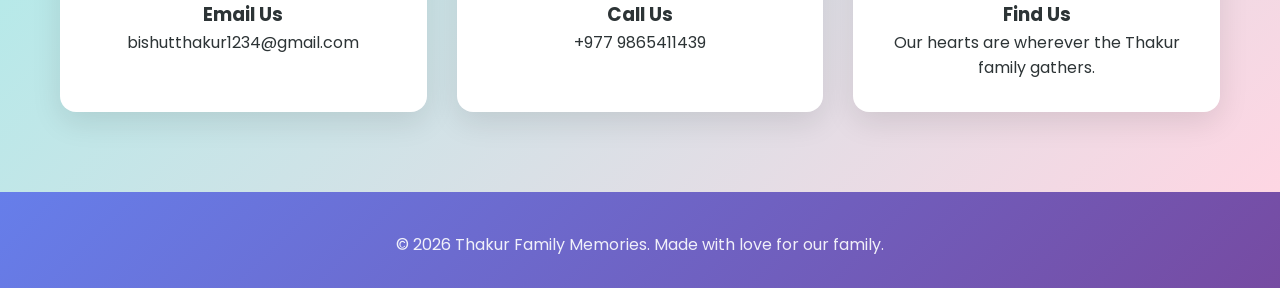
<file: contact.html>
<!DOCTYPE html>
<html lang="en">
<head>
  <meta charset="UTF-8">
  <meta name="viewport" content="width=device-width, initial-scale=1.0">
  <title>Contact - Our Family Memories</title>
  <link rel="stylesheet" href="css/style.css">
  <link rel="stylesheet" href="css/gallery.css">
  <link rel="stylesheet" href="css/responsive.css">
</head>
<body>
  <header>
    <nav>
      <a href="index.html" class="logo">&#10084; Thakur Family</a>
      <ul class="nav-links">
        <li><a href="index.html">Home</a></li>
        <li><a href="about.html">About</a></li>
        <li><a href="family-tree.html">Family Tree</a></li>
        <li><a href="gallery.html">Gallery</a></li>
        <li><a href="events.html">Events</a></li>
        <li><a href="festivals.html">Festivals</a></li>
        <li><a href="birthdays.html">Birthdays</a></li>
        <li><a href="videos.html">Videos</a></li>
        <li><a href="memories.html">Memories</a></li>
        <li><a href="contact.html" class="active">Contact</a></li>
      </ul>
      <div class="menu-toggle">
        <span></span>
        <span></span>
        <span></span>
      </div>
    </nav>
  </header>

  <section class="hero">
    <div class="container">
      <h1>Contact the Thakur Family</h1>
      <p>We'd love to hear from you. Share your memories, suggestions, or just say hello!</p>
    </div>
  </section>

  <section class="section section-bg-1">
    <div class="container">
      <div class="card" style="max-width: 700px; margin: 0 auto;">
        <form id="contact-form" style="display: flex; flex-direction: column; gap: 20px;">
          <div>
            <label style="display: block; margin-bottom: 8px; font-weight: 500;">Your Name</label>
            <input type="text" required style="width: 100%; padding: 12px 18px; border: 2px solid #dfe6e9; border-radius: 12px; font-family: inherit; font-size: 1rem;">
          </div>
          <div>
            <label style="display: block; margin-bottom: 8px; font-weight: 500;">Email Address</label>
            <input type="email" required style="width: 100%; padding: 12px 18px; border: 2px solid #dfe6e9; border-radius: 12px; font-family: inherit; font-size: 1rem;">
          </div>
          <div>
            <label style="display: block; margin-bottom: 8px; font-weight: 500;">Subject</label>
            <select style="width: 100%; padding: 12px 18px; border: 2px solid #dfe6e9; border-radius: 12px; font-family: inherit; font-size: 1rem;">
              <option>General Inquiry</option>
              <option>Share a Memory</option>
              <option>Add Photos</option>
              <option>Suggestions</option>
            </select>
          </div>
          <div>
            <label style="display: block; margin-bottom: 8px; font-weight: 500;">Message</label>
            <textarea rows="5" required style="width: 100%; padding: 12px 18px; border: 2px solid #dfe6e9; border-radius: 12px; font-family: inherit; font-size: 1rem; resize: vertical;"></textarea>
          </div>
          <button type="submit" class="btn btn-primary" style="align-self: flex-start; padding: 15px 40px; font-size: 1rem;">Send Message</button>
        </form>
      </div>
    </div>
  </section>

  <section class="section section-bg-2">
    <div class="container">
      <div class="section-title">
        <h2>Contact Information</h2>
      </div>
      <div class="card-grid">
        <div class="card text-center">
          <div style="font-size: 2.5rem; margin-bottom: 15px;">&#128231;</div>
          <h3>Email Us</h3>
          <p>bishutthakur1234@gmail.com</p>
        </div>
        <div class="card text-center">
          <div style="font-size: 2.5rem; margin-bottom: 15px;">&#128222;</div>
          <h3>Call Us</h3>
          <p>+977 9865411439</p>
        </div>
        <div class="card text-center">
          <div style="font-size: 2.5rem; margin-bottom: 15px;">&#128205;</div>
          <h3>Find Us</h3>
          <p>Our hearts are wherever the Thakur family gathers.</p>
        </div>
      </div>
    </div>
  </section>

  <footer>
    <div class="container">
      <p>&copy; 2026 Thakur Family Memories. Made with love for our family.</p>
    </div>
  </footer>

  <button class="back-to-top" title="Back to Top">&#8593;</button>
  <script src="js/script.js"></script>
  <script>
    document.getElementById('contact-form').addEventListener('submit', (e) => {
      e.preventDefault();
      alert('Thank you for your message! We will get back to you soon.');
      e.target.reset();
    });
  </script>
</body>
</html>
</file>
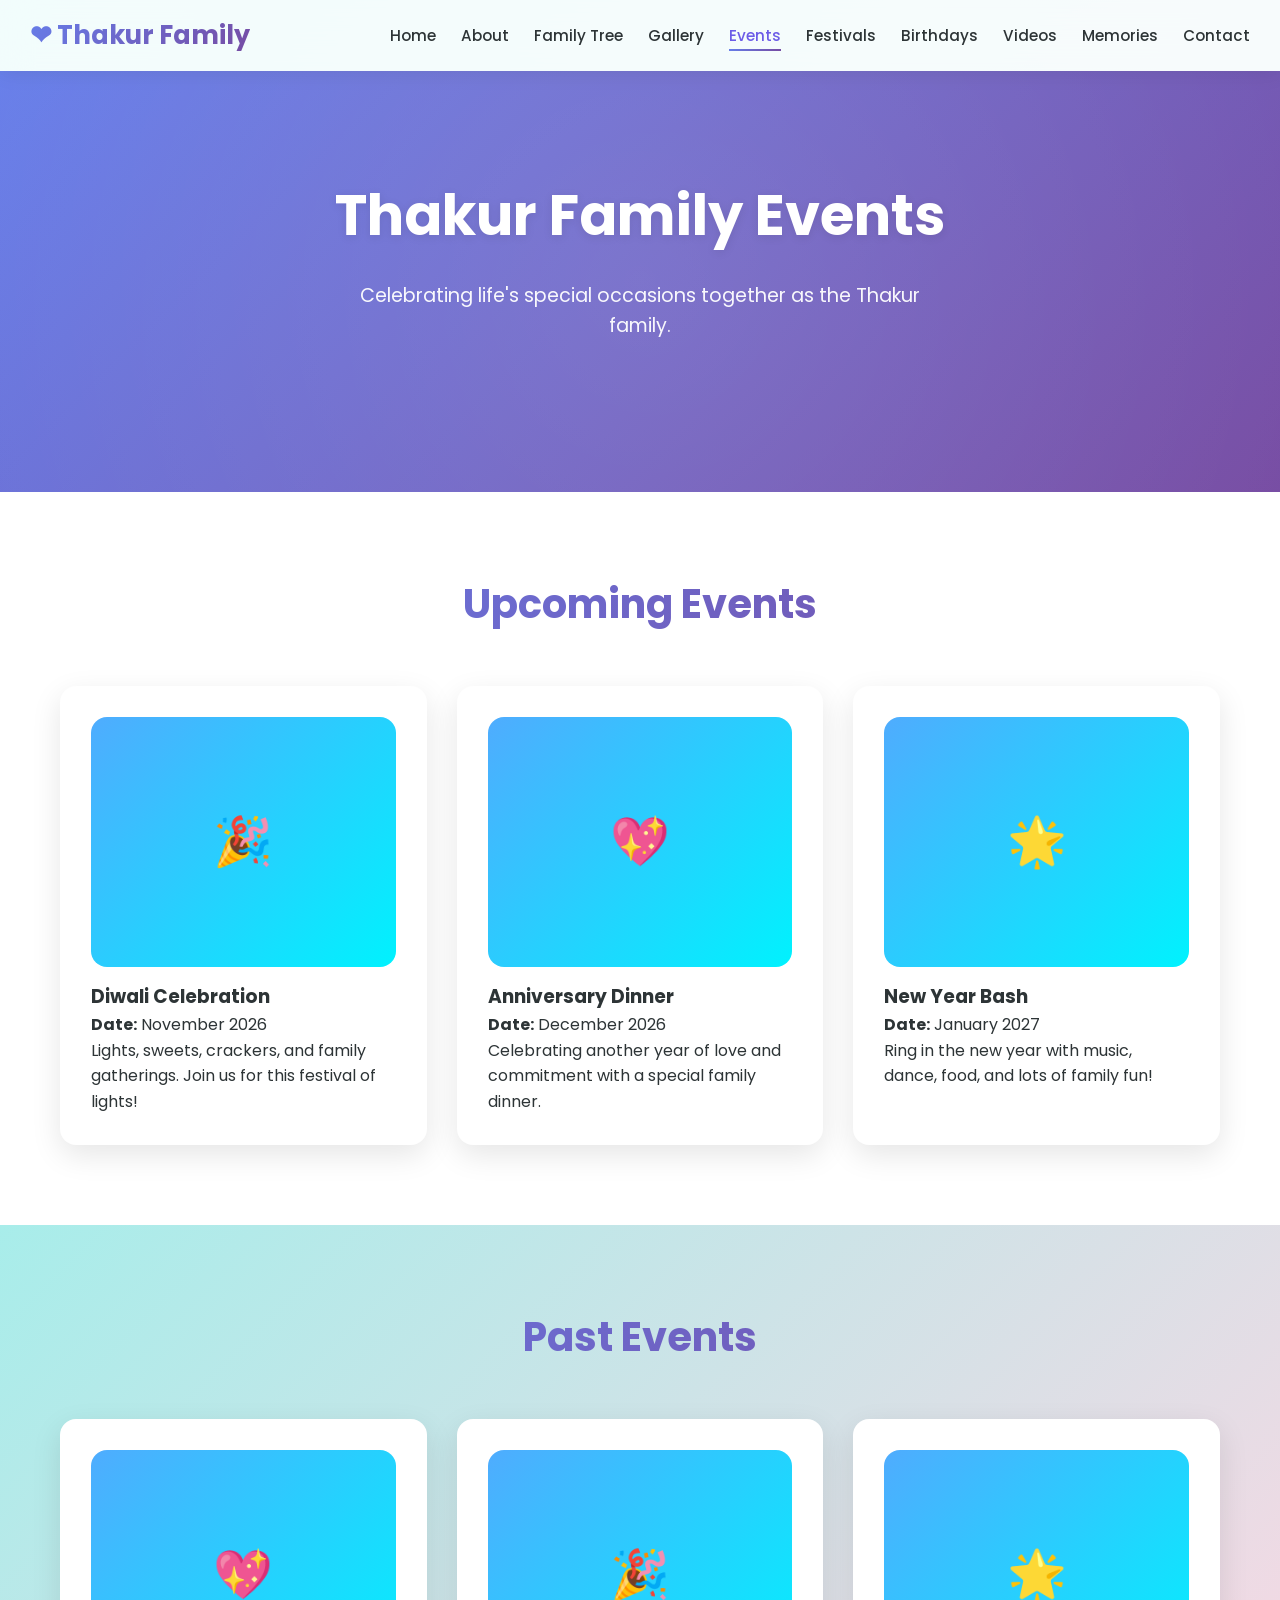
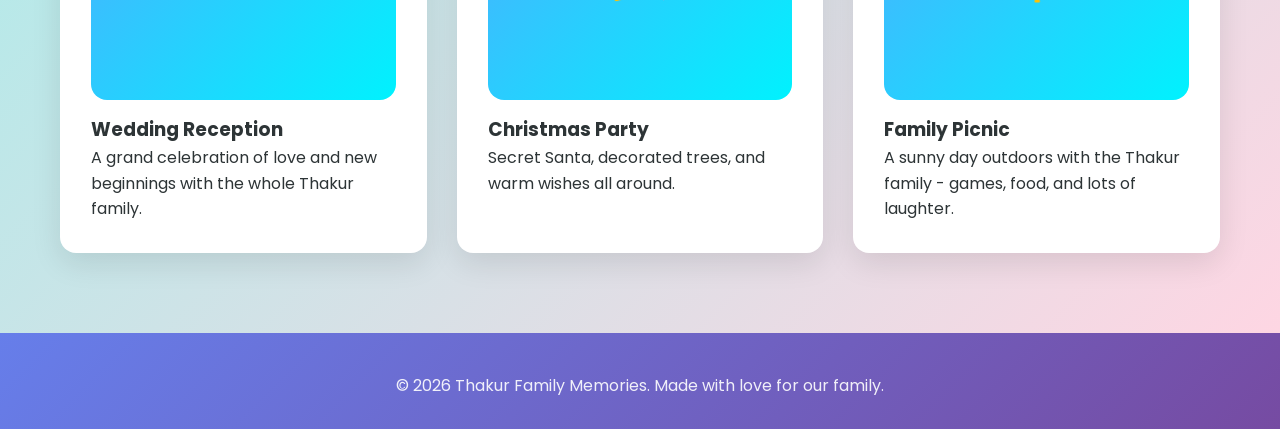
<file: events.html>
<!DOCTYPE html>
<html lang="en">
<head>
  <meta charset="UTF-8">
  <meta name="viewport" content="width=device-width, initial-scale=1.0">
  <title>Thakur Family Events - Thakur Family Memories</title>
  <link rel="stylesheet" href="css/style.css">
  <link rel="stylesheet" href="css/gallery.css">
  <link rel="stylesheet" href="css/responsive.css">
</head>
<body>
  <header>
    <nav>
      <a href="index.html" class="logo">&#10084; Thakur Family</a>
      <ul class="nav-links">
        <li><a href="index.html">Home</a></li>
        <li><a href="about.html">About</a></li>
        <li><a href="family-tree.html">Family Tree</a></li>
        <li><a href="gallery.html">Gallery</a></li>
        <li><a href="events.html" class="active">Events</a></li>
        <li><a href="festivals.html">Festivals</a></li>
        <li><a href="birthdays.html">Birthdays</a></li>
        <li><a href="videos.html">Videos</a></li>
        <li><a href="memories.html">Memories</a></li>
        <li><a href="contact.html">Contact</a></li>
      </ul>
      <div class="menu-toggle">
        <span></span>
        <span></span>
        <span></span>
      </div>
    </nav>
  </header>

  <section class="hero">
    <div class="container">
      <h1>Thakur Family Events</h1>
      <p>Celebrating life's special occasions together as the Thakur family.</p>
    </div>
  </section>

  <section class="section section-bg-1">
    <div class="container">
      <div class="section-title">
        <h2>Upcoming Events</h2>
      </div>
      <div class="card-grid">
        <div class="card">
          <div class="img-placeholder">&#127881;</div>
          <h3>Diwali Celebration</h3>
          <p><strong>Date:</strong> November 2026</p>
          <p>Lights, sweets, crackers, and family gatherings. Join us for this festival of lights!</p>
        </div>
        <div class="card">
          <div class="img-placeholder">&#128150;</div>
          <h3>Anniversary Dinner</h3>
          <p><strong>Date:</strong> December 2026</p>
          <p>Celebrating another year of love and commitment with a special family dinner.</p>
        </div>
        <div class="card">
          <div class="img-placeholder">&#127775;</div>
          <h3>New Year Bash</h3>
          <p><strong>Date:</strong> January 2027</p>
          <p>Ring in the new year with music, dance, food, and lots of family fun!</p>
        </div>
      </div>
    </div>
  </section>

  <section class="section section-bg-2">
    <div class="container">
      <div class="section-title">
        <h2>Past Events</h2>
      </div>
      <div class="card-grid">
        <div class="card">
          <div class="img-placeholder">&#128150;</div>
          <h3>Wedding Reception</h3>
          <p>A grand celebration of love and new beginnings with the whole Thakur family.</p>
        </div>
        <div class="card">
          <div class="img-placeholder">&#127881;</div>
          <h3>Christmas Party</h3>
          <p>Secret Santa, decorated trees, and warm wishes all around.</p>
        </div>
        <div class="card">
          <div class="img-placeholder">&#127775;</div>
          <h3>Family Picnic</h3>
          <p>A sunny day outdoors with the Thakur family - games, food, and lots of laughter.</p>
        </div>
      </div>
    </div>
  </section>

  <footer>
    <div class="container">
      <p>&copy; 2026 Thakur Family Memories. Made with love for our family.</p>
    </div>
  </footer>

  <button class="back-to-top" title="Back to Top">&#8593;</button>
  <script src="js/script.js"></script>
</body>
</html>
</file>
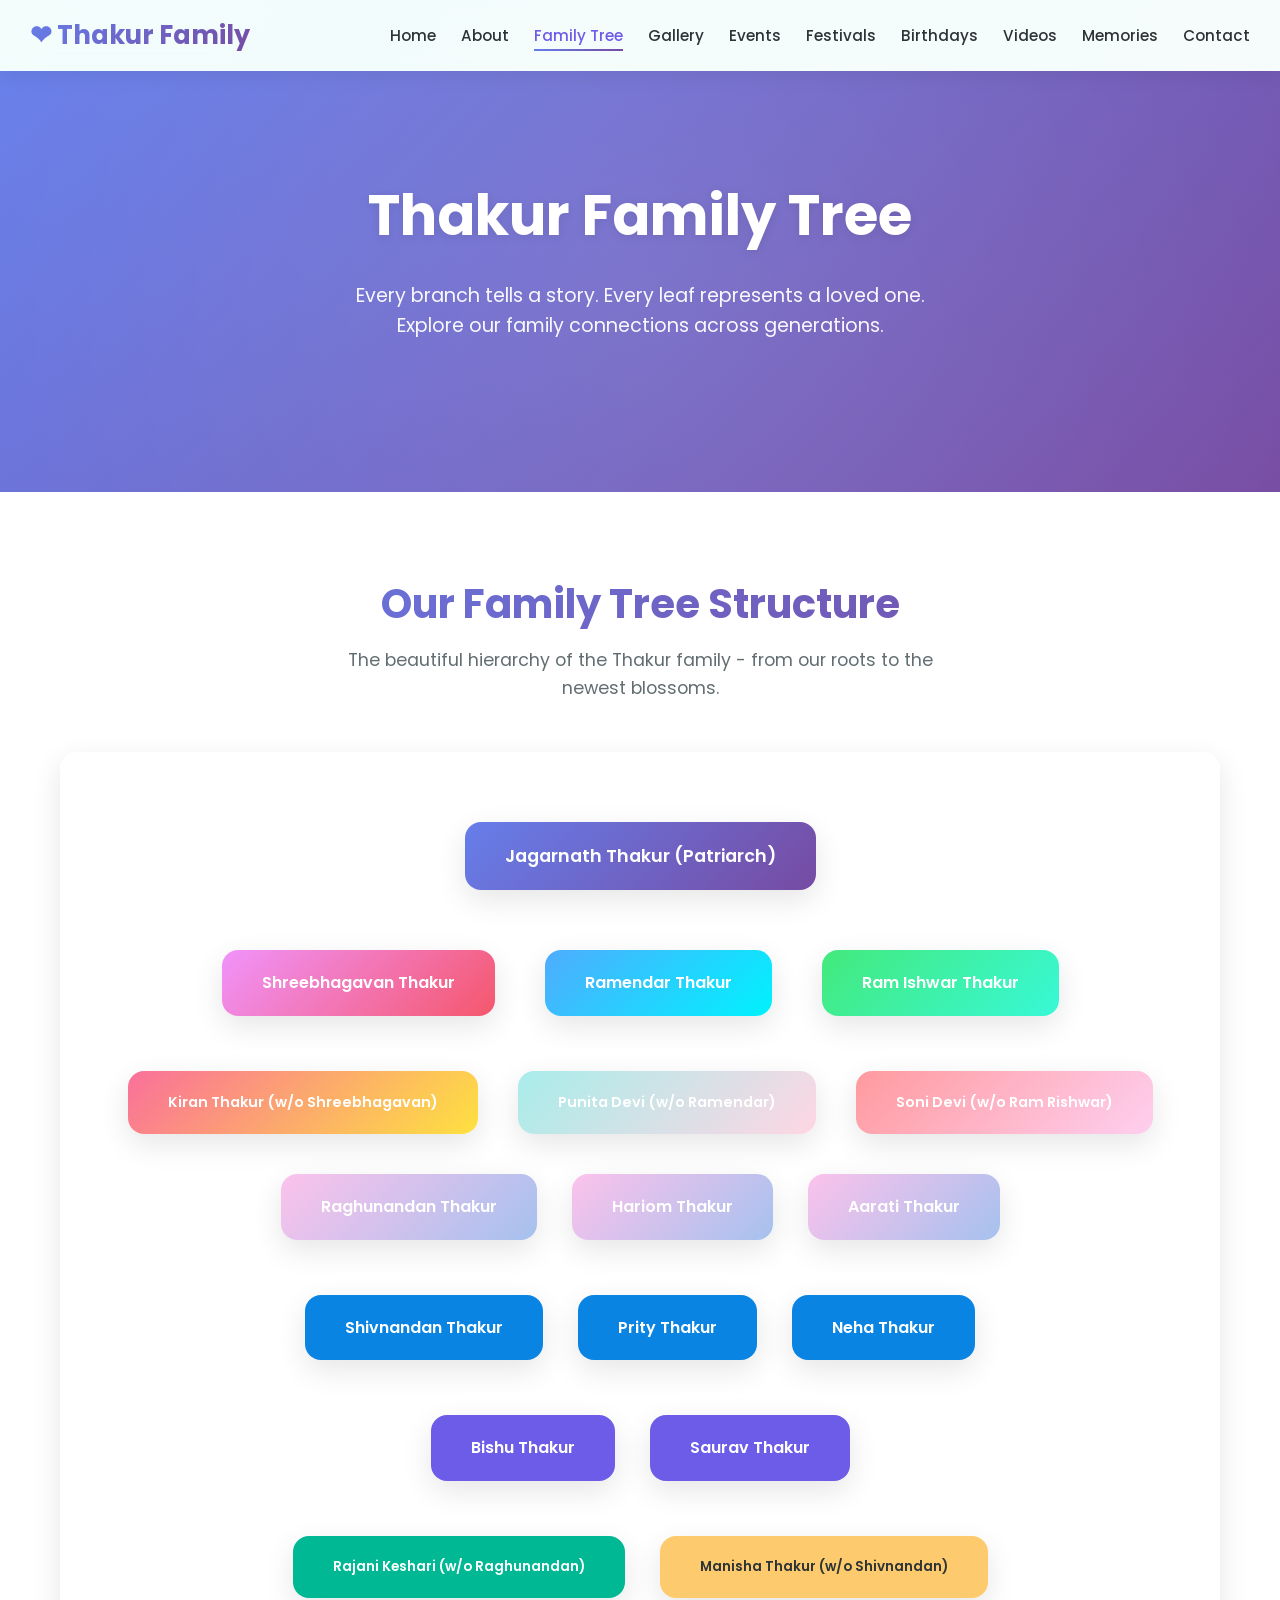
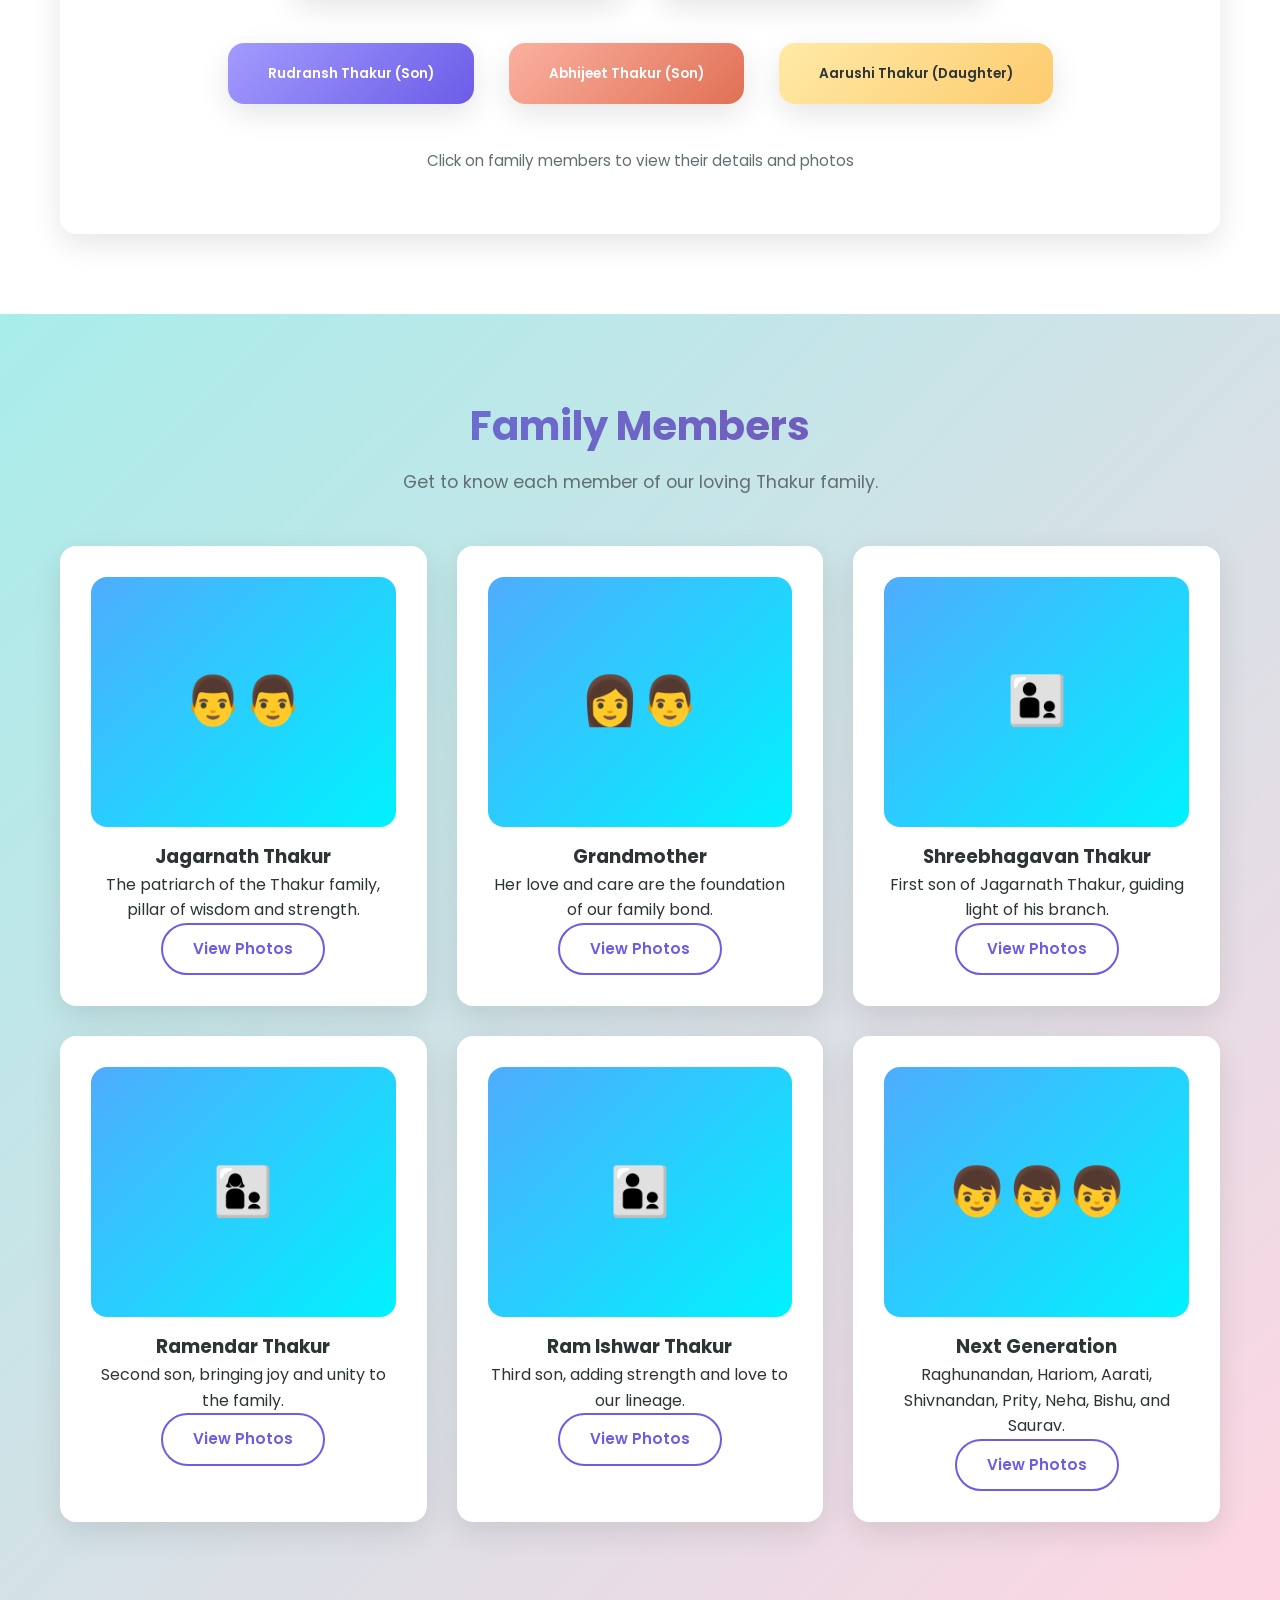
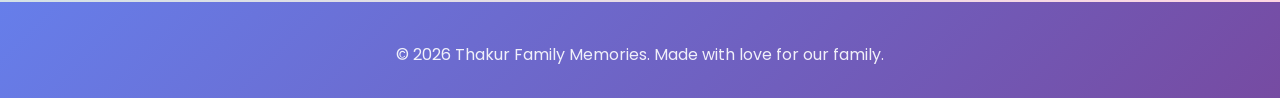
<file: family-tree.html>
<!DOCTYPE html>
<html lang="en">
<head>
  <meta charset="UTF-8">
  <meta name="viewport" content="width=device-width, initial-scale=1.0">
  <title>Family Tree - Our Family Memories</title>
  <link rel="stylesheet" href="css/style.css">
  <link rel="stylesheet" href="css/gallery.css">
  <link rel="stylesheet" href="css/responsive.css">
</head>
<body>
  <header>
    <nav>
      <a href="index.html" class="logo">&#10084; Thakur Family</a>
      <ul class="nav-links">
        <li><a href="index.html">Home</a></li>
        <li><a href="about.html">About</a></li>
        <li><a href="family-tree.html" class="active">Family Tree</a></li>
        <li><a href="gallery.html">Gallery</a></li>
        <li><a href="events.html">Events</a></li>
        <li><a href="festivals.html">Festivals</a></li>
        <li><a href="birthdays.html">Birthdays</a></li>
        <li><a href="videos.html">Videos</a></li>
        <li><a href="memories.html">Memories</a></li>
        <li><a href="contact.html">Contact</a></li>
      </ul>
      <div class="menu-toggle">
        <span></span>
        <span></span>
        <span></span>
      </div>
    </nav>
  </header>

  <section class="hero">
    <div class="container">
      <h1>Thakur Family Tree</h1>
      <p>Every branch tells a story. Every leaf represents a loved one. Explore our family connections across generations.</p>
    </div>
  </section>

  <section class="section section-bg-1">
    <div class="container">
      <div class="section-title">
        <h2>Our Family Tree Structure</h2>
        <p>The beautiful hierarchy of the Thakur family - from our roots to the newest blossoms.</p>
      </div>
      <div class="tree-container">

        <!-- Generation 1 -->
        <div style="margin-bottom: 40px;">
          <span class="tree-node" style="background: var(--gradient-1); font-size: 1.1rem;">Jagarnath Thakur (Patriarch)</span>
        </div>

        <!-- Generation 2 -->
        <div style="display: flex; justify-content: center; gap: 30px; flex-wrap: wrap; margin-bottom: 35px;">
          <span class="tree-node" style="background: var(--gradient-2);">Shreebhagavan Thakur</span>
          <span class="tree-node" style="background: var(--gradient-3);">Ramendar Thakur</span>
          <span class="tree-node" style="background: var(--gradient-4);">Ram Ishwar Thakur</span>
        </div>

        <!-- Generation 3 + 4 -->
        <div style="display: flex; justify-content: center; gap: 20px; flex-wrap: wrap; margin-bottom: 20px;">
          <span class="tree-node" style="background: var(--gradient-5); font-size: 0.9rem;">Kiran Thakur (w/o Shreebhagavan)</span>
          <span class="tree-node" style="background: var(--gradient-6); font-size: 0.9rem;">Punita Devi (w/o Ramendar)</span>
          <span class="tree-node" style="background: var(--gradient-7); font-size: 0.9rem;">Soni Devi (w/o Ram Rishwar)</span>
        </div>

        <div style="display: flex; justify-content: center; gap: 15px; flex-wrap: wrap; margin-bottom: 35px;">
          <span class="tree-node" style="background: var(--gradient-8);">Raghunandan Thakur</span>
          <span class="tree-node" style="background: var(--gradient-8);">Hariom Thakur</span>
          <span class="tree-node" style="background: var(--gradient-8);">Aarati Thakur</span>
        </div>

        <div style="display: flex; justify-content: center; gap: 15px; flex-wrap: wrap; margin-bottom: 35px;">
          <span class="tree-node" style="background: #0984e3;">Shivnandan Thakur</span>
          <span class="tree-node" style="background: #0984e3;">Prity Thakur</span>
          <span class="tree-node" style="background: #0984e3;">Neha Thakur</span>
        </div>

        <div style="display: flex; justify-content: center; gap: 15px; flex-wrap: wrap; margin-bottom: 35px;">
          <span class="tree-node" style="background: #6c5ce7;">Bishu Thakur</span>
          <span class="tree-node" style="background: #6c5ce7;">Saurav Thakur</span>
        </div>

        <div style="display: flex; justify-content: center; gap: 15px; flex-wrap: wrap; margin-bottom: 25px;">
          <span class="tree-node" style="background: #00b894; font-size: 0.85rem;">Rajani Keshari (w/o Raghunandan)</span>
          <span class="tree-node" style="background: #fdcb6e; color: #2d3436; font-size: 0.85rem;">Manisha Thakur (w/o Shivnandan)</span>
        </div>

        <div style="display: flex; justify-content: center; gap: 15px; flex-wrap: wrap;">
          <span class="tree-node" style="background: linear-gradient(135deg,#a29bfe,#6c5ce7); font-size: 0.85rem;">Rudransh Thakur (Son)</span>
          <span class="tree-node" style="background: linear-gradient(135deg,#fab1a0,#e17055); font-size: 0.85rem;">Abhijeet Thakur (Son)</span>
          <span class="tree-node" style="background: linear-gradient(135deg,#ffeaa7,#fdcb6e); color: #2d3436; font-size: 0.85rem;">Aarushi Thakur (Daughter)</span>
        </div>

        <p style="margin-top: 35px; color: #636e72; font-size: 0.95rem;">Click on family members to view their details and photos</p>
      </div>
    </div>
  </section>

  <section class="section section-bg-2">
    <div class="container">
      <div class="section-title">
        <h2>Family Members</h2>
        <p>Get to know each member of our loving Thakur family.</p>
      </div>
      <div class="card-grid">
        <div class="card text-center">
          <div class="img-placeholder">&#128104;&#8205;&#128104;</div>
          <h3>Jagarnath Thakur</h3>
          <p>The patriarch of the Thakur family, pillar of wisdom and strength.</p>
          <a href="images/family-members/grandfather" class="btn btn-secondary mt-20">View Photos</a>
        </div>
        <div class="card text-center">
          <div class="img-placeholder">&#128105;&#8205;&#128104;</div>
          <h3>Grandmother</h3>
          <p>Her love and care are the foundation of our family bond.</p>
          <a href="images/family-members/grandmother" class="btn btn-secondary mt-20">View Photos</a>
        </div>
        <div class="card text-center">
          <div class="img-placeholder">&#128104;&#8205;&#128102;</div>
          <h3>Shreebhagavan Thakur</h3>
          <p>First son of Jagarnath Thakur, guiding light of his branch.</p>
          <a href="images/family-members/father" class="btn btn-secondary mt-20">View Photos</a>
        </div>
        <div class="card text-center">
          <div class="img-placeholder">&#128105;&#8205;&#128102;</div>
          <h3>Ramendar Thakur</h3>
          <p>Second son, bringing joy and unity to the family.</p>
          <a href="images/family-members/mother" class="btn btn-secondary mt-20">View Photos</a>
        </div>
        <div class="card text-center">
          <div class="img-placeholder">&#128104;&#8205;&#128102;</div>
          <h3>Ram Ishwar Thakur</h3>
          <p>Third son, adding strength and love to our lineage.</p>
          <a href="images/family-members/brothers" class="btn btn-secondary mt-20">View Photos</a>
        </div>
        <div class="card text-center">
          <div class="img-placeholder">&#128102;&#8205;&#128102;&#8205;&#128102;</div>
          <h3>Next Generation</h3>
          <p>Raghunandan, Hariom, Aarati, Shivnandan, Prity, Neha, Bishu, and Saurav.</p>
          <a href="images/family-members/children" class="btn btn-secondary mt-20">View Photos</a>
        </div>
      </div>
    </div>
  </section>

  <footer>
    <div class="container">
      <p>&copy; 2026 Thakur Family Memories. Made with love for our family.</p>
    </div>
  </footer>

  <button class="back-to-top" title="Back to Top">&#8593;</button>
  <script src="js/script.js"></script>
</body>
</html>
</file>
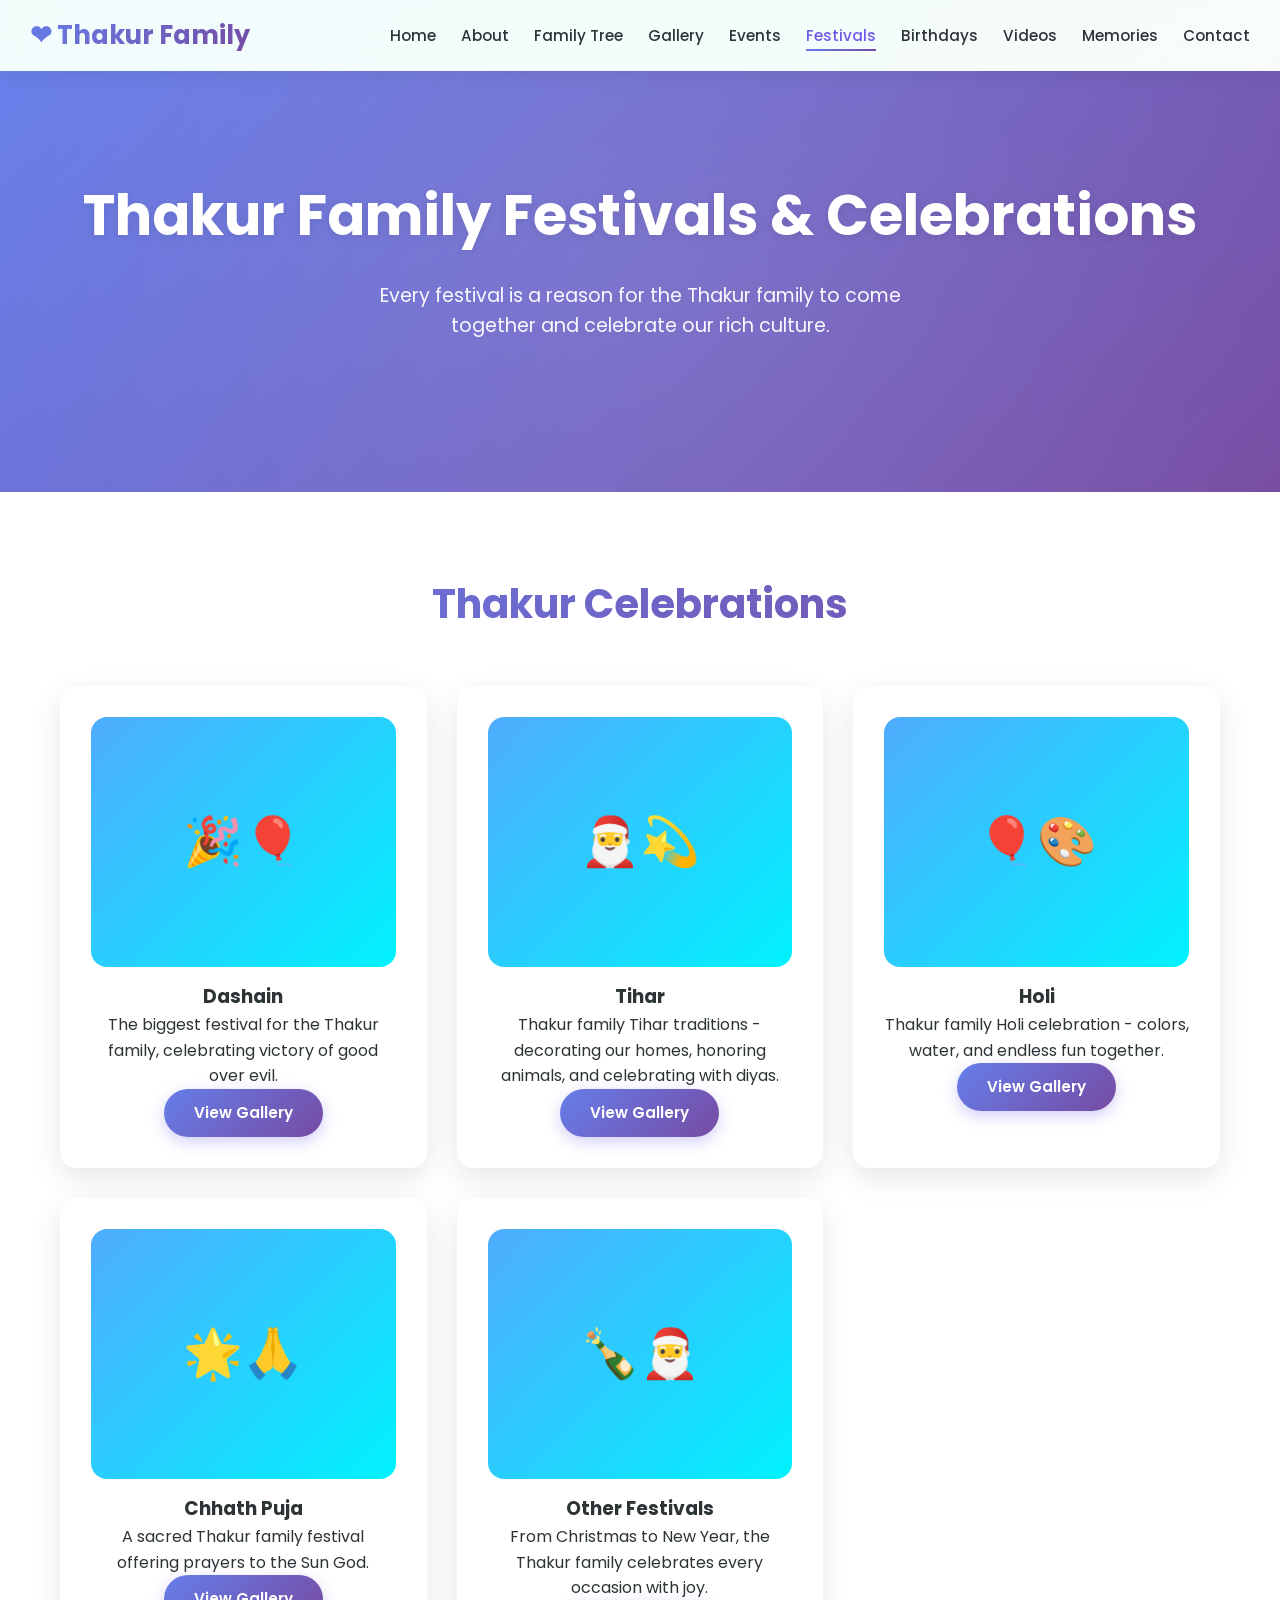
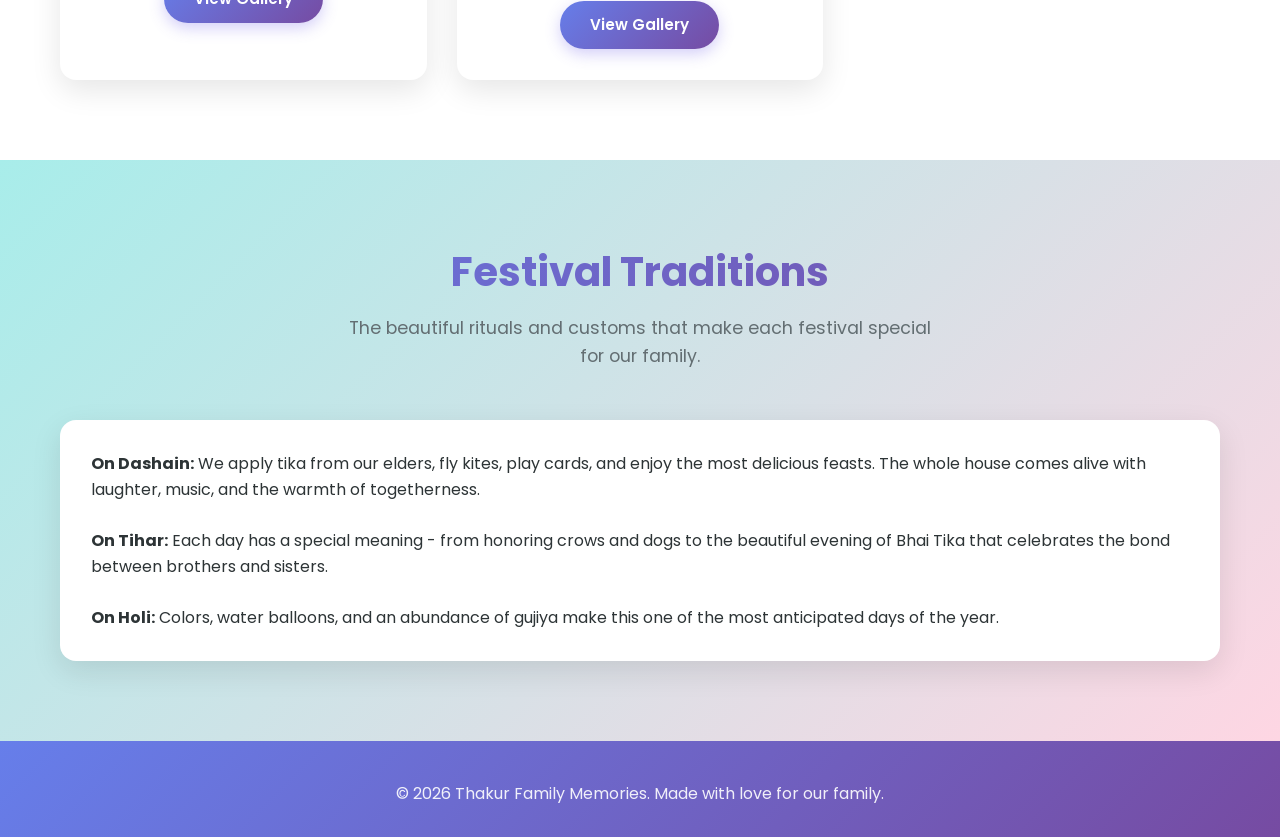
<file: festivals.html>
<!DOCTYPE html>
<html lang="en">
<head>
  <meta charset="UTF-8">
  <meta name="viewport" content="width=device-width, initial-scale=1.0">
  <title>Thakur Family Festivals - Thakur Family Memories</title>
  <link rel="stylesheet" href="css/style.css">
  <link rel="stylesheet" href="css/gallery.css">
  <link rel="stylesheet" href="css/responsive.css">
</head>
<body>
  <header>
    <nav>
      <a href="index.html" class="logo">&#10084; Thakur Family</a>
      <ul class="nav-links">
        <li><a href="index.html">Home</a></li>
        <li><a href="about.html">About</a></li>
        <li><a href="family-tree.html">Family Tree</a></li>
        <li><a href="gallery.html">Gallery</a></li>
        <li><a href="events.html">Events</a></li>
        <li><a href="festivals.html" class="active">Festivals</a></li>
        <li><a href="birthdays.html">Birthdays</a></li>
        <li><a href="videos.html">Videos</a></li>
        <li><a href="memories.html">Memories</a></li>
        <li><a href="contact.html">Contact</a></li>
      </ul>
      <div class="menu-toggle">
        <span></span>
        <span></span>
        <span></span>
      </div>
    </nav>
  </header>

  <section class="hero">
    <div class="container">
      <h1>Thakur Family Festivals & Celebrations</h1>
      <p>Every festival is a reason for the Thakur family to come together and celebrate our rich culture.</p>
    </div>
  </section>

  <section class="section section-bg-1">
    <div class="container">
      <div class="section-title">
        <h2>Thakur Celebrations</h2>
      </div>
      <div class="card-grid">
        <div class="card text-center">
          <div class="img-placeholder">&#127881;&#127880;</div>
          <h3>Dashain</h3>
          <p>The biggest festival for the Thakur family, celebrating victory of good over evil.</p>
          <a href="images/festivals/dashain" class="btn btn-primary mt-20">View Gallery</a>
        </div>
        <div class="card text-center">
          <div class="img-placeholder">&#127877;&#128171;</div>
          <h3>Tihar</h3>
          <p>Thakur family Tihar traditions - decorating our homes, honoring animals, and celebrating with diyas.</p>
          <a href="images/festivals/tihar" class="btn btn-primary mt-20">View Gallery</a>
        </div>
        <div class="card text-center">
          <div class="img-placeholder">&#127880;&#127912;</div>
          <h3>Holi</h3>
          <p>Thakur family Holi celebration - colors, water, and endless fun together.</p>
          <a href="images/festivals/holi" class="btn btn-primary mt-20">View Gallery</a>
        </div>
        <div class="card text-center">
          <div class="img-placeholder">&#127775;&#128591;</div>
          <h3>Chhath Puja</h3>
          <p>A sacred Thakur family festival offering prayers to the Sun God.</p>
          <a href="images/festivals/chhath" class="btn btn-primary mt-20">View Gallery</a>
        </div>
        <div class="card text-center">
          <div class="img-placeholder">&#127870;&#127877;</div>
          <h3>Other Festivals</h3>
          <p>From Christmas to New Year, the Thakur family celebrates every occasion with joy.</p>
          <a href="images/festivals/others" class="btn btn-primary mt-20">View Gallery</a>
        </div>
      </div>
    </div>
  </section>

  <section class="section section-bg-2">
    <div class="container">
      <div class="section-title">
        <h2>Festival Traditions</h2>
        <p>The beautiful rituals and customs that make each festival special for our family.</p>
      </div>
      <div class="card">
        <p><strong>On Dashain:</strong> We apply tika from our elders, fly kites, play cards, and enjoy the most delicious feasts. The whole house comes alive with laughter, music, and the warmth of togetherness.</p>
        <br>
        <p><strong>On Tihar:</strong> Each day has a special meaning - from honoring crows and dogs to the beautiful evening of Bhai Tika that celebrates the bond between brothers and sisters.</p>
        <br>
        <p><strong>On Holi:</strong> Colors, water balloons, and an abundance of gujiya make this one of the most anticipated days of the year.</p>
      </div>
    </div>
  </section>

  <footer>
    <div class="container">
      <p>&copy; 2026 Thakur Family Memories. Made with love for our family.</p>
    </div>
  </footer>

  <button class="back-to-top" title="Back to Top">&#8593;</button>
  <script src="js/script.js"></script>
</body>
</html>
</file>
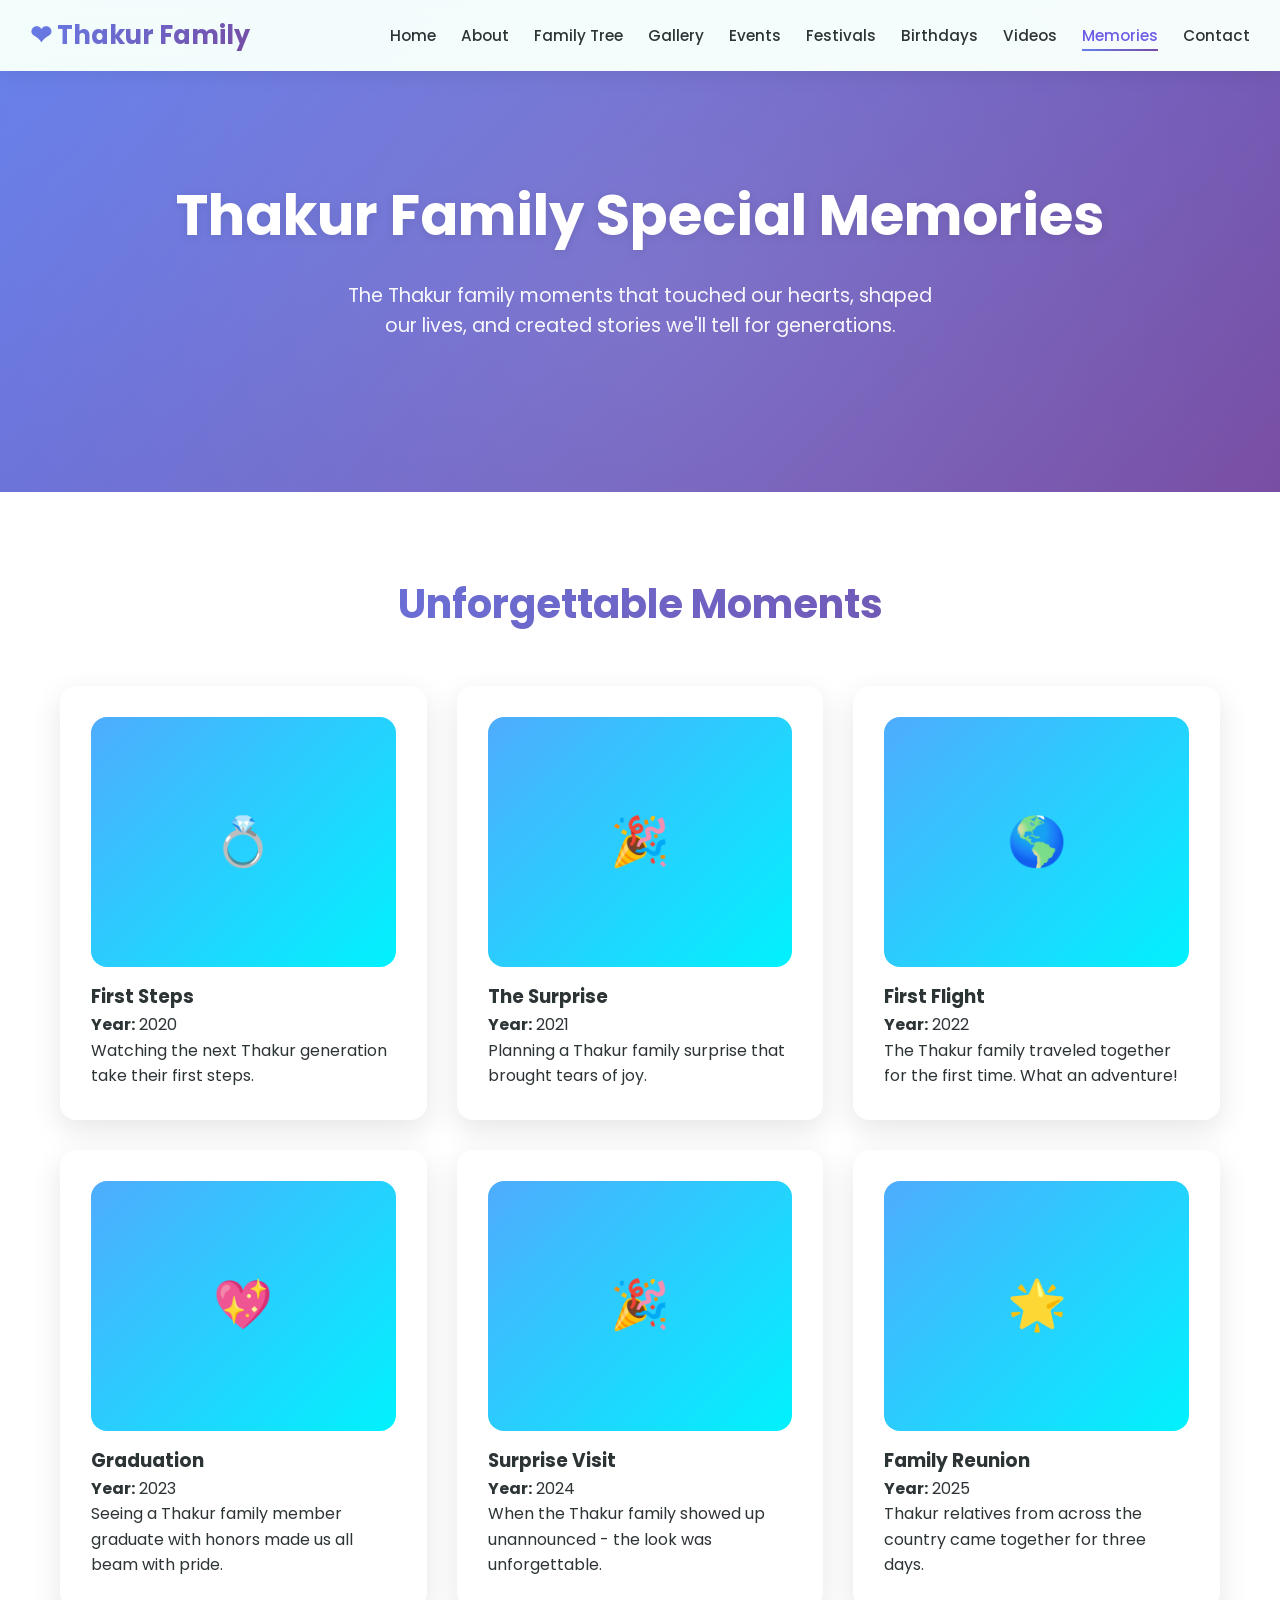
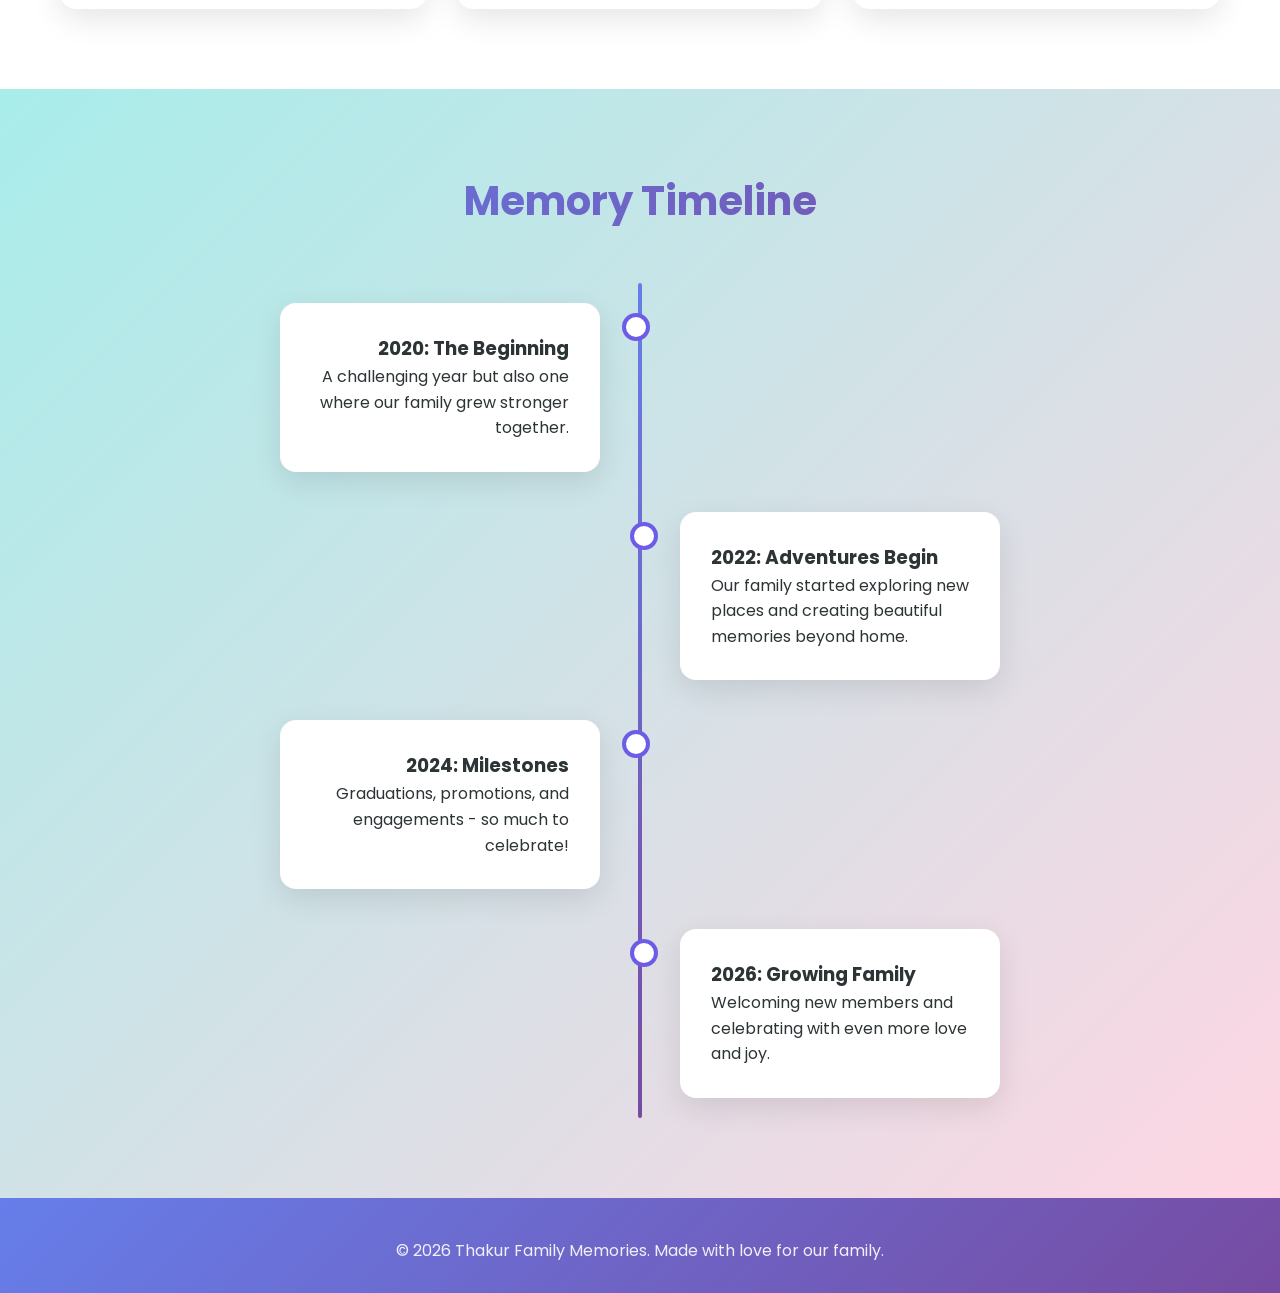
<file: memories.html>
<!DOCTYPE html>
<html lang="en">
<head>
  <meta charset="UTF-8">
  <meta name="viewport" content="width=device-width, initial-scale=1.0">
  <title>Thakur Family Memories - Thakur Family Memories</title>
  <link rel="stylesheet" href="css/style.css">
  <link rel="stylesheet" href="css/gallery.css">
  <link rel="stylesheet" href="css/responsive.css">
</head>
<body>
  <header>
    <nav>
      <a href="index.html" class="logo">&#10084; Thakur Family</a>
      <ul class="nav-links">
        <li><a href="index.html">Home</a></li>
        <li><a href="about.html">About</a></li>
        <li><a href="family-tree.html">Family Tree</a></li>
        <li><a href="gallery.html">Gallery</a></li>
        <li><a href="events.html">Events</a></li>
        <li><a href="festivals.html">Festivals</a></li>
        <li><a href="birthdays.html">Birthdays</a></li>
        <li><a href="videos.html">Videos</a></li>
        <li><a href="memories.html" class="active">Memories</a></li>
        <li><a href="contact.html">Contact</a></li>
      </ul>
      <div class="menu-toggle">
        <span></span>
        <span></span>
        <span></span>
      </div>
    </nav>
  </header>

  <section class="hero">
    <div class="container">
      <h1>Thakur Family Special Memories</h1>
      <p>The Thakur family moments that touched our hearts, shaped our lives, and created stories we'll tell for generations.</p>
    </div>
  </section>

  <section class="section section-bg-1">
    <div class="container">
      <div class="section-title">
        <h2>Unforgettable Moments</h2>
      </div>
      <div class="card-grid">
        <div class="card">
          <div class="img-placeholder">&#128141;</div>
          <h3>First Steps</h3>
          <p><strong>Year:</strong> 2020</p>
          <p>Watching the next Thakur generation take their first steps.</p>
        </div>
        <div class="card">
          <div class="img-placeholder">&#127881;</div>
          <h3>The Surprise</h3>
          <p><strong>Year:</strong> 2021</p>
          <p>Planning a Thakur family surprise that brought tears of joy.</p>
        </div>
        <div class="card">
          <div class="img-placeholder">&#127758;</div>
          <h3>First Flight</h3>
          <p><strong>Year:</strong> 2022</p>
          <p>The Thakur family traveled together for the first time. What an adventure!</p>
        </div>
        <div class="card">
          <div class="img-placeholder">&#128150;</div>
          <h3>Graduation</h3>
          <p><strong>Year:</strong> 2023</p>
          <p>Seeing a Thakur family member graduate with honors made us all beam with pride.</p>
        </div>
        <div class="card">
          <div class="img-placeholder">&#127881;</div>
          <h3>Surprise Visit</h3>
          <p><strong>Year:</strong> 2024</p>
          <p>When the Thakur family showed up unannounced - the look was unforgettable.</p>
        </div>
        <div class="card">
          <div class="img-placeholder">&#127775;</div>
          <h3>Family Reunion</h3>
          <p><strong>Year:</strong> 2025</p>
          <p>Thakur relatives from across the country came together for three days.</p>
        </div>
      </div>
    </div>
  </section>

  <section class="section section-bg-2">
    <div class="container">
      <div class="section-title">
        <h2>Memory Timeline</h2>
      </div>
      <div class="timeline">
        <div class="timeline-item left">
          <div class="card">
            <h3>2020: The Beginning</h3>
            <p>A challenging year but also one where our family grew stronger together.</p>
          </div>
        </div>
        <div class="timeline-item right">
          <div class="card">
            <h3>2022: Adventures Begin</h3>
            <p>Our family started exploring new places and creating beautiful memories beyond home.</p>
          </div>
        </div>
        <div class="timeline-item left">
          <div class="card">
            <h3>2024: Milestones</h3>
            <p>Graduations, promotions, and engagements - so much to celebrate!</p>
          </div>
        </div>
        <div class="timeline-item right">
          <div class="card">
            <h3>2026: Growing Family</h3>
            <p>Welcoming new members and celebrating with even more love and joy.</p>
          </div>
        </div>
      </div>
    </div>
  </section>

  <footer>
    <div class="container">
      <p>&copy; 2026 Thakur Family Memories. Made with love for our family.</p>
    </div>
  </footer>

  <button class="back-to-top" title="Back to Top">&#8593;</button>
  <script src="js/script.js"></script>
</body>
</html>
</file>
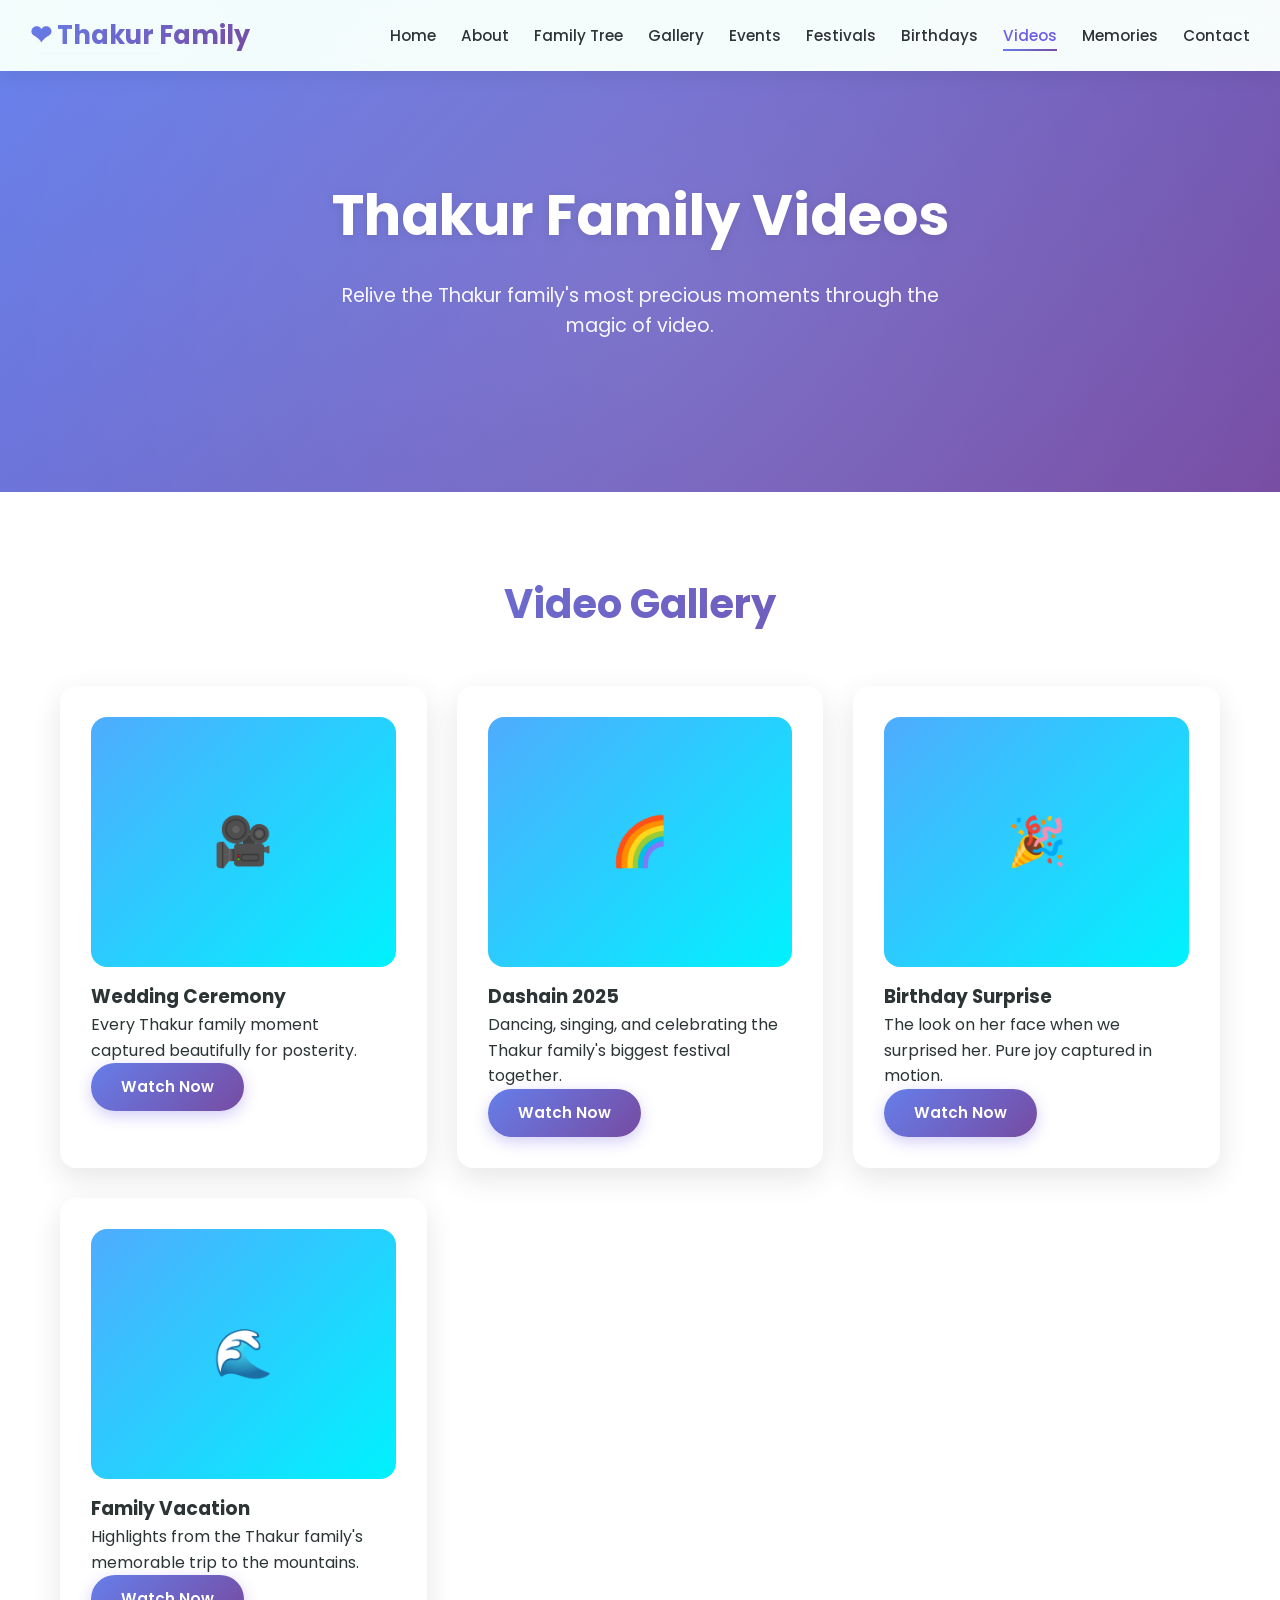
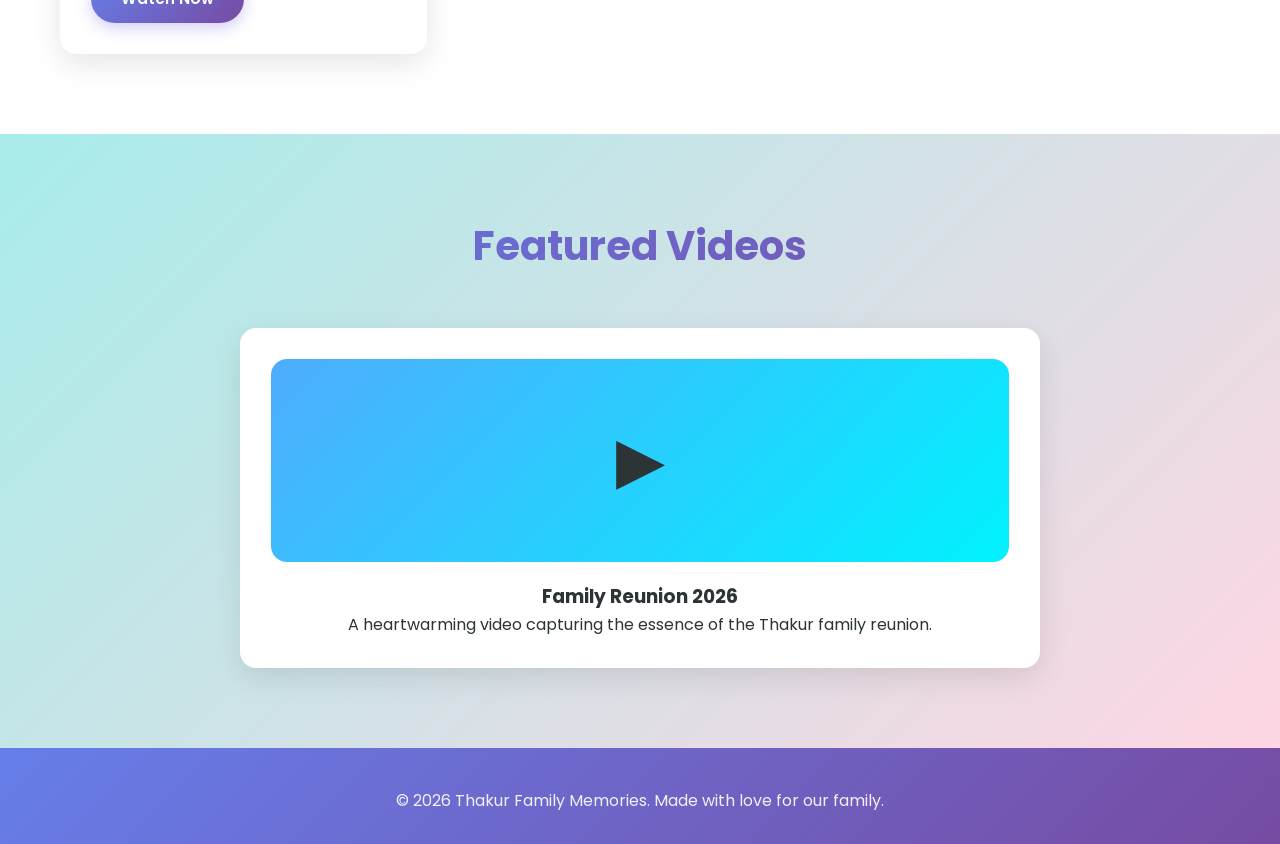
<file: videos.html>
<!DOCTYPE html>
<html lang="en">
<head>
  <meta charset="UTF-8">
  <meta name="viewport" content="width=device-width, initial-scale=1.0">
  <title>Thakur Family Videos - Thakur Family Memories</title>
  <link rel="stylesheet" href="css/style.css">
  <link rel="stylesheet" href="css/gallery.css">
  <link rel="stylesheet" href="css/responsive.css">
</head>
<body>
  <header>
    <nav>
      <a href="index.html" class="logo">&#10084; Thakur Family</a>
      <ul class="nav-links">
        <li><a href="index.html">Home</a></li>
        <li><a href="about.html">About</a></li>
        <li><a href="family-tree.html">Family Tree</a></li>
        <li><a href="gallery.html">Gallery</a></li>
        <li><a href="events.html">Events</a></li>
        <li><a href="festivals.html">Festivals</a></li>
        <li><a href="birthdays.html">Birthdays</a></li>
        <li><a href="videos.html" class="active">Videos</a></li>
        <li><a href="memories.html">Memories</a></li>
        <li><a href="contact.html">Contact</a></li>
      </ul>
      <div class="menu-toggle">
        <span></span>
        <span></span>
        <span></span>
      </div>
    </nav>
  </header>

  <section class="hero">
    <div class="container">
      <h1>Thakur Family Videos</h1>
      <p>Relive the Thakur family's most precious moments through the magic of video.</p>
    </div>
  </section>

  <section class="section section-bg-1">
    <div class="container">
      <div class="section-title">
        <h2>Video Gallery</h2>
      </div>
      <div class="card-grid">
        <div class="card">
          <div class="img-placeholder">&#127909;</div>
          <h3>Wedding Ceremony</h3>
          <p>Every Thakur family moment captured beautifully for posterity.</p>
          <a href="videos/weddings" class="btn btn-primary mt-20">Watch Now</a>
        </div>
        <div class="card">
          <div class="img-placeholder">&#127752;</div>
          <h3>Dashain 2025</h3>
          <p>Dancing, singing, and celebrating the Thakur family's biggest festival together.</p>
          <a href="videos/festivals" class="btn btn-primary mt-20">Watch Now</a>
        </div>
        <div class="card">
          <div class="img-placeholder">&#127881;</div>
          <h3>Birthday Surprise</h3>
          <p>The look on her face when we surprised her. Pure joy captured in motion.</p>
          <a href="videos/birthdays" class="btn btn-primary mt-20">Watch Now</a>
        </div>
        <div class="card">
          <div class="img-placeholder">&#127754;</div>
          <h3>Family Vacation</h3>
          <p>Highlights from the Thakur family's memorable trip to the mountains.</p>
          <a href="videos/family-events" class="btn btn-primary mt-20">Watch Now</a>
        </div>
      </div>
    </div>
  </section>

  <section class="section section-bg-2">
    <div class="container">
      <div class="section-title">
        <h2>Featured Videos</h2>
      </div>
      <div class="card" style="max-width: 800px; margin: 0 auto; text-align: center;">
        <div style="background: var(--gradient-3); padding: 50px; border-radius: 16px; margin-bottom: 20px; position: relative; overflow: hidden;">
          <div style="pose: absolute; inset: 0; display: flex; align-items: center; justify-content: center;">
            <span style="font-size: 4rem;">&#9654;</span>
          </div>
        </div>
        <h3>Family Reunion 2026</h3>
        <p>A heartwarming video capturing the essence of the Thakur family reunion.</p>
      </div>
    </div>
  </section>

  <footer>
    <div class="container">
      <p>&copy; 2026 Thakur Family Memories. Made with love for our family.</p>
    </div>
  </footer>

  <button class="back-to-top" title="Back to Top">&#8593;</button>
  <script src="js/script.js"></script>
  <script src="js/slideshow.js"></script>
</body>
</html>
</file>
<file: css/style.css>
@import url('https://fonts.googleapis.com/css2?family=Poppins:wght@300;400;500;600;700&display=swap');

:root {
  --primary: #6c5ce7;
  --secondary: #fd79a8;
  --accent: #fdcb6e;
  --dark: #2d3436;
  --light: #dfe6e9;
  --white: #ffffff;
  --gradient-1: linear-gradient(135deg, #667eea 0%, #764ba2 100%);
  --gradient-2: linear-gradient(135deg, #f093fb 0%, #f5576c 100%);
  --gradient-3: linear-gradient(135deg, #4facfe 0%, #00f2fe 100%);
  --gradient-4: linear-gradient(135deg, #43e97b 0%, #38f9d7 100%);
  --gradient-5: linear-gradient(135deg, #fa709a 0%, #fee140 100%);
  --gradient-6: linear-gradient(135deg, #a8edea 0%, #fed6e3 100%);
  --gradient-7: linear-gradient(135deg, #ff9a9e 0%, #fecfef 100%);
  --gradient-8: linear-gradient(135deg, #fbc2eb 0%, #a6c1ee 100%);
  --shadow: 0 10px 30px rgba(0,0,0,0.1);
  --shadow-hover: 0 15px 40px rgba(0,0,0,0.15);
  --radius: 16px;
}

* {
  margin: 0;
  padding: 0;
  box-sizing: border-box;
}

body {
  font-family: 'Poppins', sans-serif;
  background: var(--gradient-6);
  color: var(--dark);
  line-height: 1.6;
  min-height: 100vh;
}

.container {
  max-width: 1200px;
  margin: 0 auto;
  padding: 0 20px;
}

/* Header & Navigation */
header {
  background: rgba(255,255,255,0.85);
  backdrop-filter: blur(15px);
  -webkit-backdrop-filter: blur(15px);
  position: sticky;
  top: 0;
  z-index: 1000;
  box-shadow: 0 2px 20px rgba(0,0,0,0.08);
}

nav {
  display: flex;
  justify-content: space-between;
  align-items: center;
  padding: 15px 30px;
  max-width: 1300px;
  margin: 0 auto;
}

.logo {
  font-size: 1.6rem;
  font-weight: 700;
  background: var(--gradient-1);
  -webkit-background-clip: text;
  -webkit-text-fill-color: transparent;
  background-clip: text;
  text-decoration: none;
  display: flex;
  align-items: center;
  gap: 8px;
}

.nav-links {
  display: flex;
  list-style: none;
  gap: 25px;
  align-items: center;
}

.nav-links a {
  text-decoration: none;
  color: var(--dark);
  font-weight: 500;
  font-size: 0.95rem;
  transition: all 0.3s ease;
  position: relative;
  padding: 5px 0;
}

.nav-links a:hover {
  color: var(--primary);
}

.nav-links a::after {
  content: '';
  position: absolute;
  bottom: 0;
  left: 0;
  width: 0;
  height: 2px;
  background: var(--gradient-1);
  transition: width 0.3s ease;
}

.nav-links a:hover::after {
  width: 100%;
}

.menu-toggle {
  display: none;
  flex-direction: column;
  cursor: pointer;
  gap: 5px;
}

.menu-toggle span {
  width: 25px;
  height: 3px;
  background: var(--dark);
  border-radius: 3px;
  transition: all 0.3s ease;
}

/* Hero Section */
.hero {
  background: var(--gradient-1);
  padding: 100px 0 120px;
  text-align: center;
  color: var(--white);
  position: relative;
  overflow: hidden;
}

.hero::before {
  content: '';
  position: absolute;
  top: -50%;
  left: -50%;
  width: 200%;
  height: 200%;
  background: radial-gradient(circle, rgba(255,255,255,0.1) 0%, transparent 60%);
  animation: float 20s ease-in-out infinite;
}

@keyframes float {
  0%, 100% { transform: translate(0, 0) rotate(0deg); }
  33% { transform: translate(30px, -30px) rotate(120deg); }
  66% { transform: translate(-20px, 20px) rotate(240deg); }
}

.hero h1 {
  font-size: 3.5rem;
  font-weight: 700;
  margin-bottom: 20px;
  text-shadow: 0 2px 10px rgba(0,0,0,0.1);
}

.hero p {
  font-size: 1.2rem;
  opacity: 0.95;
  max-width: 600px;
  margin: 0 auto 30px;
}

.hero .cta-btn {
  display: inline-block;
  padding: 15px 40px;
  background: var(--white);
  color: var(--primary);
  text-decoration: none;
  border-radius: 50px;
  font-weight: 600;
  box-shadow: 0 5px 20px rgba(0,0,0,0.15);
  transition: all 0.3s ease;
}

.hero .cta-btn:hover {
  transform: translateY(-3px);
  box-shadow: 0 8px 25px rgba(0,0,0,0.2);
}

/* Section Styles */
.section {
  padding: 80px 0;
}

.section-title {
  text-align: center;
  margin-bottom: 50px;
}

.section-title h2 {
  font-size: 2.5rem;
  font-weight: 700;
  margin-bottom: 10px;
  background: var(--gradient-1);
  -webkit-background-clip: text;
  -webkit-text-fill-color: transparent;
  background-clip: text;
}

.section-title p {
  color: #636e72;
  font-size: 1.1rem;
  max-width: 600px;
  margin: 0 auto;
}

.section-bg-1 { background: var(--white); }
.section-bg-2 { background: var(--gradient-6); }
.section-bg-3 { background: var(--gradient-8); }
.section-bg-4 { background: var(--gradient-7); }

/* Cards */
.card {
  background: var(--white);
  border-radius: var(--radius);
  padding: 30px;
  box-shadow: var(--shadow);
  transition: all 0.3s ease;
  border: 1px solid rgba(255,255,255,0.5);
}

.card:hover {
  transform: translateY(-5px);
  box-shadow: var(--shadow-hover);
}

.card-grid {
  display: grid;
  grid-template-columns: repeat(auto-fit, minmax(300px, 1fr));
  gap: 30px;
}

/* Buttons */
.btn {
  display: inline-block;
  padding: 12px 30px;
  border-radius: 50px;
  text-decoration: none;
  font-weight: 600;
  transition: all 0.3s ease;
  border: none;
  cursor: pointer;
  font-size: 0.95rem;
}

.btn-primary {
  background: var(--gradient-1);
  color: var(--white);
  box-shadow: 0 5px 15px rgba(108, 92, 231, 0.3);
}

.btn-primary:hover {
  transform: translateY(-2px);
  box-shadow: 0 8px 20px rgba(108, 92, 231, 0.4);
}

.btn-secondary {
  background: var(--white);
  color: var(--primary);
  border: 2px solid var(--primary);
}

.btn-secondary:hover {
  background: var(--primary);
  color: var(--white);
}

/* Footer */
footer {
  background: var(--gradient-1);
  color: var(--white);
  padding: 40px 0 20px;
  text-align: center;
}

footer p {
  opacity: 0.9;
  margin-bottom: 10px;
}

/* Utility */
.text-center { text-align: center; }
.mb-20 { margin-bottom: 20px; }
.mb-40 { margin-bottom: 40px; }

/* Image Placeholder */
.img-placeholder {
  width: 100%;
  height: 250px;
  background: var(--gradient-3);
  border-radius: var(--radius);
  display: flex;
  align-items: center;
  justify-content: center;
  color: var(--white);
  font-size: 3rem;
  margin-bottom: 15px;
}

/* Timeline */
.timeline {
  position: relative;
  max-width: 800px;
  margin: 0 auto;
}

.timeline::after {
  content: '';
  position: absolute;
  width: 4px;
  background: var(--gradient-1);
  top: 0;
  bottom: 0;
  left: 50%;
  transform: translateX(-50%);
  border-radius: 2px;
}

.timeline-item {
  padding: 20px 40px;
  position: relative;
  width: 50%;
}

.timeline-item.left { left: 0; text-align: right; }
.timeline-item.right { left: 50%; }

.timeline-item::after {
  content: '';
  position: absolute;
  width: 20px;
  height: 20px;
  background: var(--white);
  border: 4px solid var(--primary);
  border-radius: 50%;
  top: 30px;
  z-index: 1;
}

.timeline-item.left::after { right: -10px; }
.timeline-item.right::after { left: -10px; }

/* Family Tree Placeholder */
.tree-container {
  background: var(--white);
  border-radius: var(--radius);
  padding: 60px 20px;
  text-align: center;
  box-shadow: var(--shadow);
  min-height: 500px;
  display: flex;
  flex-direction: column;
  align-items: center;
  justify-content: center;
}

.tree-node {
  padding: 20px 40px;
  border-radius: var(--radius);
  color: var(--white);
  font-weight: 600;
  margin: 10px;
  display: inline-block;
  box-shadow: var(--shadow);
}

/* Gallery Grid */
.gallery-grid {
  display: grid;
  grid-template-columns: repeat(auto-fill, minmax(250px, 1fr));
  gap: 20px;
}

.gallery-item {
  position: relative;
  overflow: hidden;
  border-radius: var(--radius);
  aspect-ratio: 1;
  cursor: pointer;
  box-shadow: var(--shadow);
}

.gallery-item img {
  width: 100%;
  height: 100%;
  object-fit: cover;
  transition: transform 0.5s ease;
}

.gallery-item:hover img {
  transform: scale(1.1);
}

.gallery-item .overlay {
  position: absolute;
  inset: 0;
  background: linear-gradient(to top, rgba(0,0,0,0.7), transparent);
  opacity: 0;
  transition: opacity 0.3s ease;
  display: flex;
  align-items: flex-end;
  padding: 20px;
  color: var(--white);
}

.gallery-item:hover .overlay {
  opacity: 1;
}

/* Back to Top */
.back-to-top {
  position: fixed;
  bottom: 30px;
  right: 30px;
  width: 50px;
  height: 50px;
  background: var(--gradient-1);
  color: var(--white);
  border: none;
  border-radius: 50%;
  cursor: pointer;
  font-size: 1.2rem;
  box-shadow: var(--shadow);
  display: none;
  align-items: center;
  justify-content: center;
  z-index: 999;
  transition: all 0.3s ease;
}

.back-to-top:hover {
  transform: translateY(-3px);
}

.back-to-top.visible {
  display: flex;
}

/* Active nav link */
.nav-links a.active {
  color: var(--primary);
}

.nav-links a.active::after {
  width: 100%;
}
</file>
<file: css/gallery.css>
.gallery-grid {
  display: grid;
  grid-template-columns: repeat(auto-fill, minmax(280px, 1fr));
  gap: 25px;
}

.gallery-item {
  position: relative;
  overflow: hidden;
  border-radius: 16px;
  aspect-ratio: 4/3;
  cursor: pointer;
  box-shadow: 0 10px 30px rgba(0,0,0,0.1);
  transition: all 0.4s ease;
  background: var(--white);
}

.gallery-item:hover {
  transform: translateY(-8px);
  box-shadow: 0 20px 40px rgba(0,0,0,0.15);
}

.gallery-item img {
  width: 100%;
  height: 100%;
  object-fit: cover;
  transition: transform 0.6s ease;
}

.gallery-item:hover img {
  transform: scale(1.08);
}

.gallery-item .grid-overlay {
  position: absolute;
  inset: 0;
  background: linear-gradient(to top, rgba(0,0,0,0.75) 0%, rgba(0,0,0,0.2) 50%, transparent 100%);
  opacity: 0;
  transition: opacity 0.4s ease;
  display: flex;
  flex-direction: column;
  justify-content: flex-end;
  padding: 20px;
  color: var(--white);
}

.gallery-item:hover .grid-overlay {
  opacity: 1;
}

.grid-overlay h3 {
  font-size: 1.1rem;
  margin-bottom: 5px;
  transform: translateY(10px);
  transition: transform 0.3s ease;
}

.gallery-item:hover .grid-overlay h3 {
  transform: translateY(0);
}

.grid-overlay p {
  font-size: 0.85rem;
  opacity: 0.9;
  transform: translateY(10px);
  transition: transform 0.3s ease 0.05s;
}

.gallery-item:hover .grid-overlay p {
  transform: translateY(0);
}

/* Filter Buttons */
.filter-container {
  display: flex;
  justify-content: center;
  gap: 12px;
  margin-bottom: 40px;
  flex-wrap: wrap;
}

.filter-btn {
  padding: 10px 25px;
  border: none;
  border-radius: 50px;
  background: var(--white);
  color: var(--dark);
  font-weight: 500;
  cursor: pointer;
  transition: all 0.3s ease;
  box-shadow: 0 2px 10px rgba(0,0,0,0.05);
  font-family: 'Poppins', sans-serif;
  font-size: 0.9rem;
}

.filter-btn:hover, .filter-btn.active {
  background: var(--gradient-1);
  color: var(--white);
  box-shadow: 0 5px 15px rgba(108, 92, 231, 0.3);
  transform: translateY(-2px);
}

/* Lightbox */
.lightbox {
  display: none;
  position: fixed;
  inset: 0;
  background: rgba(0,0,0,0.9);
  z-index: 2000;
  align-items: center;
  justify-content: center;
  padding: 20px;
}

.lightbox.active {
  display: flex;
}

.lightbox-content {
  max-width: 90%;
  max-height: 90%;
  position: relative;
}

.lightbox img {
  max-width: 100%;
  max-height: 85vh;
  border-radius: 12px;
  box-shadow: 0 20px 60px rgba(0,0,0,0.5);
}

.lightbox-close {
  position: absolute;
  top: -40px;
  right: 0;
  background: var(--white);
  border: none;
  width: 35px;
  height: 35px;
  border-radius: 50%;
  cursor: pointer;
  font-size: 1.2rem;
  display: flex;
  align-items: center;
  justify-content: center;
  transition: all 0.3s ease;
}

.lightbox-close:hover {
  background: var(--gradient-2);
  color: var(--white);
}

.lightbox-nav {
  position: absolute;
  top: 50%;
  transform: translateY(-50%);
  background: rgba(255,255,255,0.2);
  border: none;
  color: var(--white);
  width: 45px;
  height: 45px;
  border-radius: 50%;
  cursor: pointer;
  font-size: 1.2rem;
  transition: all 0.3s ease;
  backdrop-filter: blur(5px);
}

.lightbox-nav:hover {
  background: rgba(255,255,255,0.4);
}

.lightbox-prev { left: -60px; }
.lightbox-next { right: -60px; }

@media (max-width: 768px) {
  .lightbox-prev { left: 10px; }
  .lightbox-next { right: 10px; }
}

.gallery-caption {
  position: absolute;
  bottom: 0;
  left: 0;
  right: 0;
  padding: 30px 20px 15px;
  background: linear-gradient(to top, rgba(0,0,0,0.8), transparent);
  color: var(--white);
  transform: translateY(100%);
  transition: transform 0.4s ease;
}

.gallery-item:hover .gallery-caption {
  transform: translateY(0);
}

.gallery-caption h4 {
  font-size: 1rem;
  margin-bottom: 3px;
}

.gallery-caption p {
  font-size: 0.85rem;
  opacity: 0.85;
}

/* Masonry-ish effect with alternating heights */
.gallery-item.tall { aspect-ratio: 3/4; }
.gallery-item.wide { aspect-ratio: 16/9; }
</file>
<file: css/responsive.css>
/* Tablet */
@media (max-width: 992px) {
  .hero h1 { font-size: 2.8rem; }
  .section-title h2 { font-size: 2rem; }
  .card-grid { grid-template-columns: repeat(2, 1fr); }
}

/* Mobile */
@media (max-width: 768px) {
  .menu-toggle { display: flex; }

  .nav-links {
    position: absolute;
    top: 100%;
    left: 0;
    right: 0;
    background: rgba(255,255,255,0.95);
    backdrop-filter: blur(15px);
    flex-direction: column;
    padding: 20px;
    gap: 15px;
    display: none;
    box-shadow: 0 10px 30px rgba(0,0,0,0.1);
  }

  .nav-links.active { display: flex; }

  .hero { padding: 60px 0 80px; }
  .hero h1 { font-size: 2rem; }
  .hero p { font-size: 1rem; }

  .section { padding: 50px 0; }
  .section-title h2 { font-size: 1.8rem; }

  .card-grid { grid-template-columns: 1fr; gap: 20px; }

  .timeline::after { left: 31px; }
  .timeline-item { width: 100%; padding-left: 70px; padding-right: 20px; }
  .timeline-item.left, .timeline-item.right { left: 0; text-align: left; }
  .timeline-item.left::after, .timeline-item.right::after { left: 22px; right: auto; }

  .gallery-grid { grid-template-columns: repeat(auto-fill, minmax(150px, 1fr)); gap: 10px; }

  .filter-container { gap: 8px; }
  .filter-btn { padding: 8px 16px; font-size: 0.85rem; }

  .back-to-top { bottom: 20px; right: 20px; width: 40px; height: 40px; }
}

/* Small Mobile */
@media (max-width: 480px) {
  .hero h1 { font-size: 1.6rem; }
  .container { padding: 0 15px; }
  .btn { padding: 10px 20px; font-size: 0.85rem; }
}
</file>
